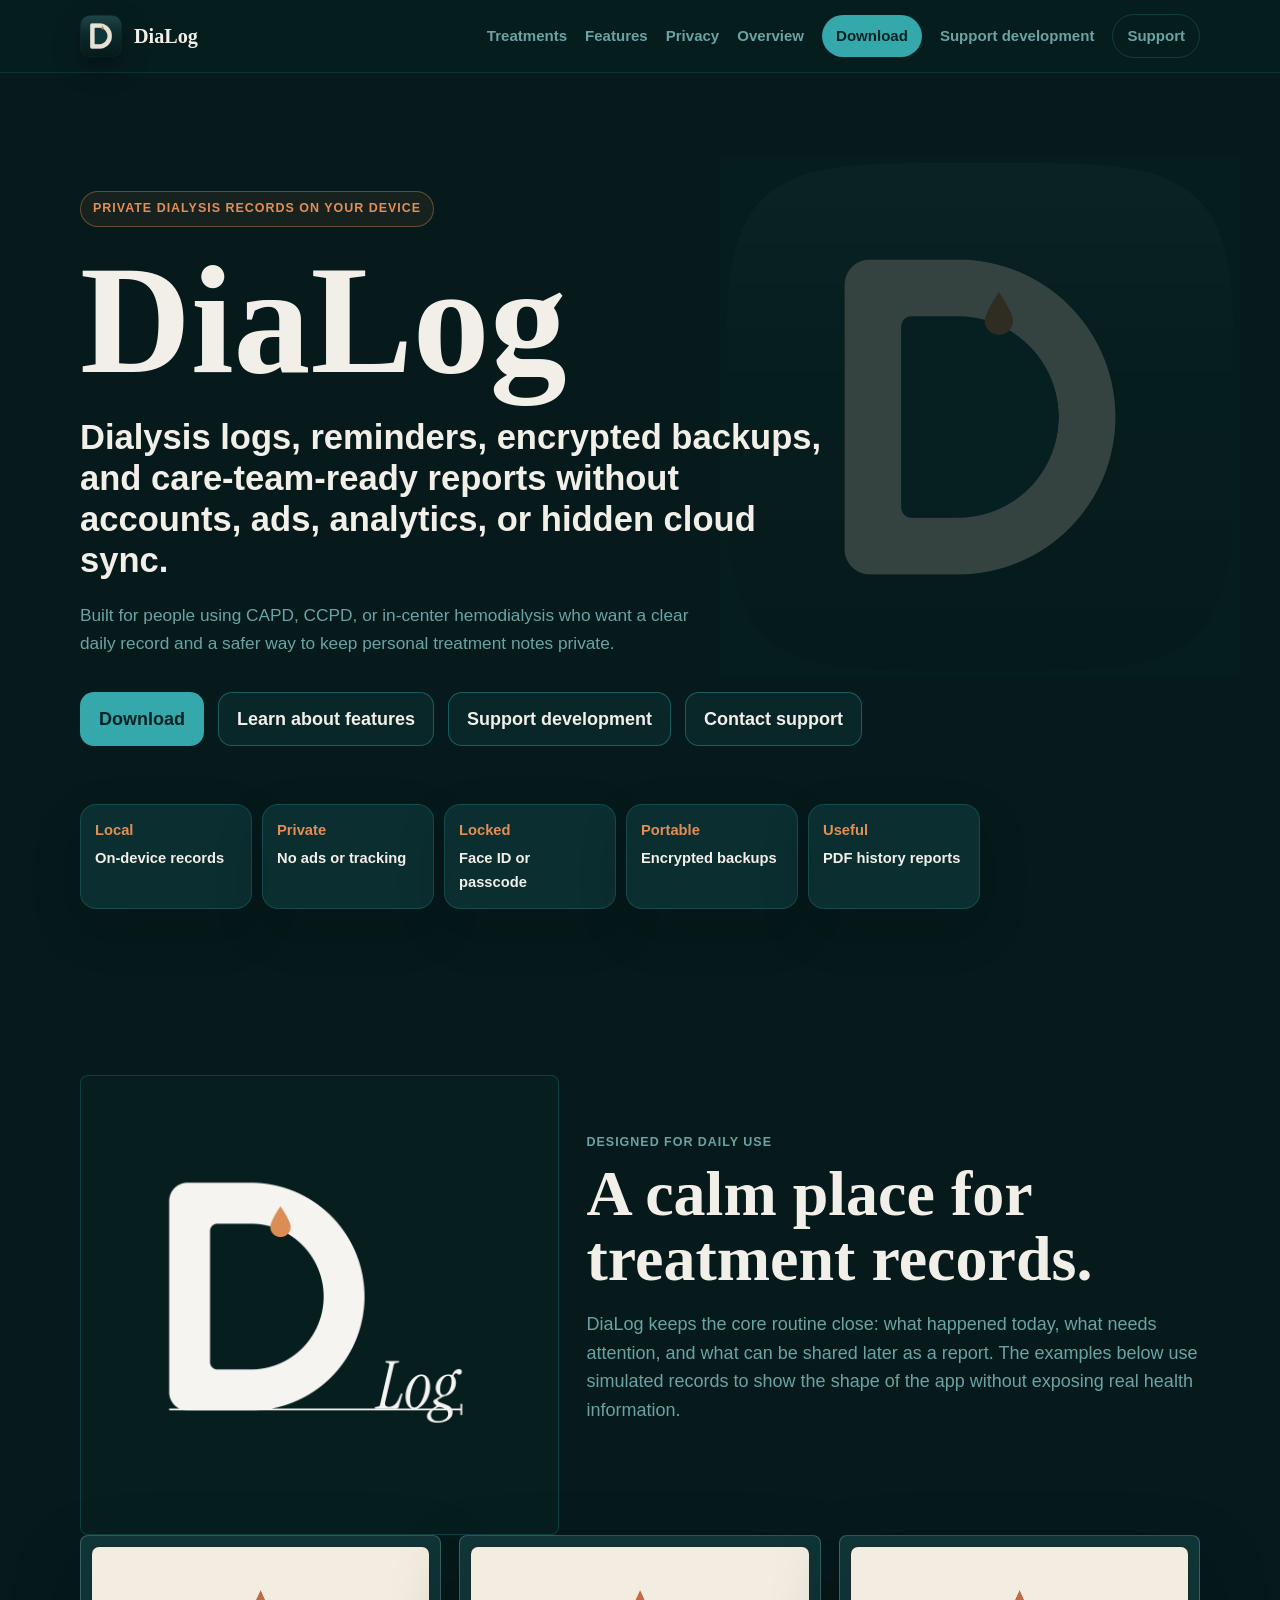
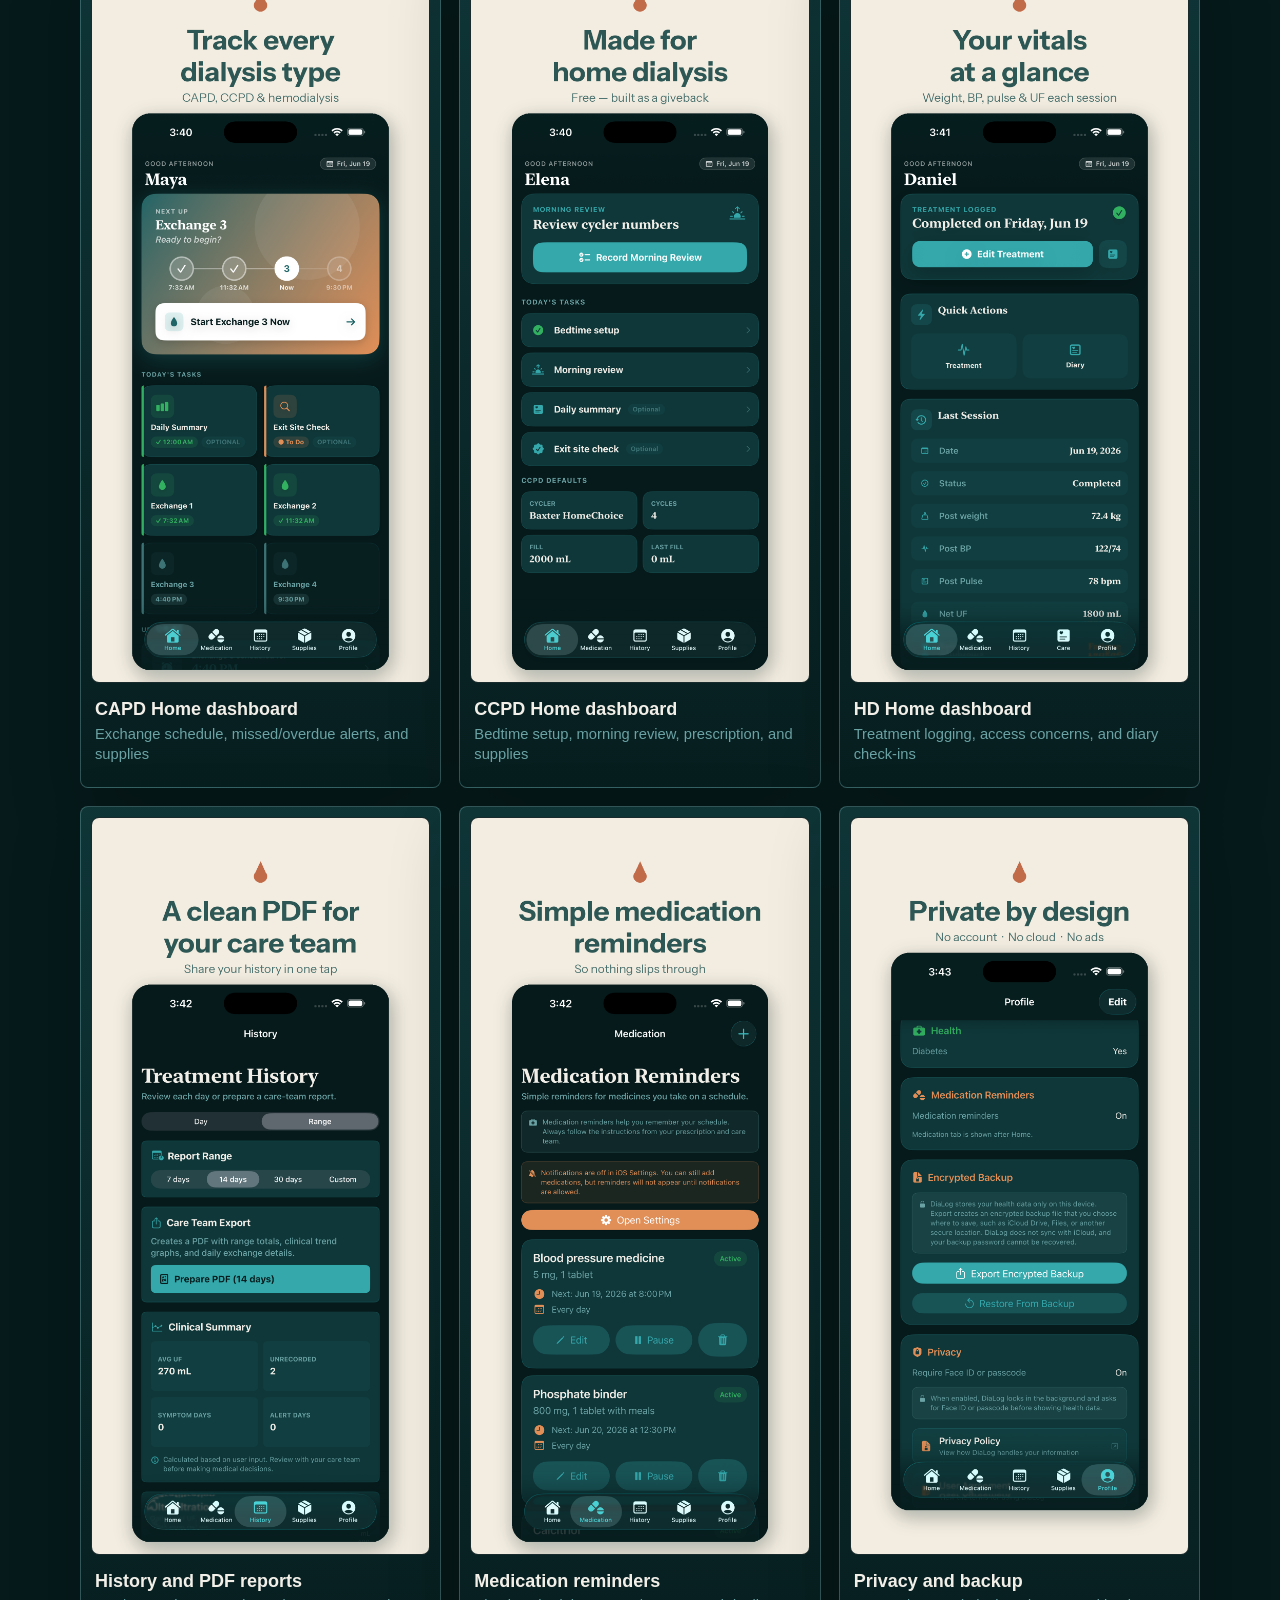
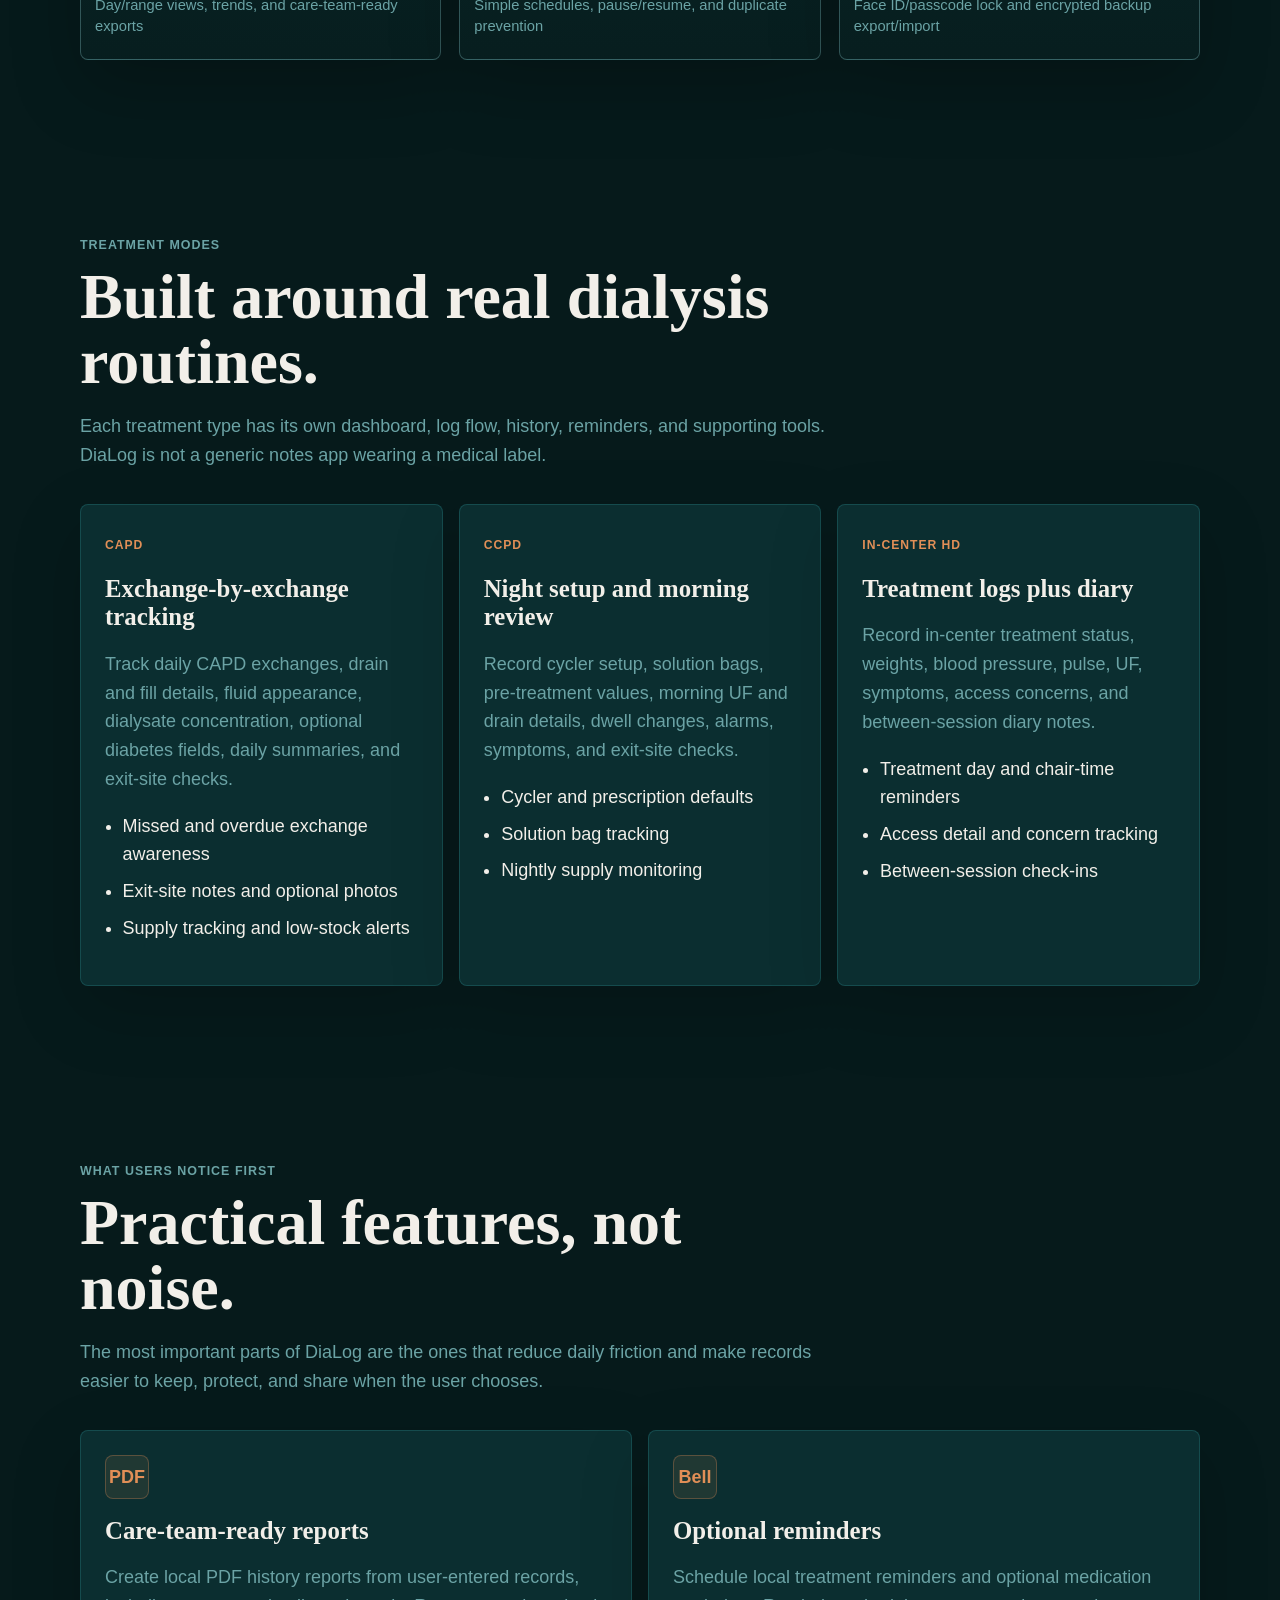
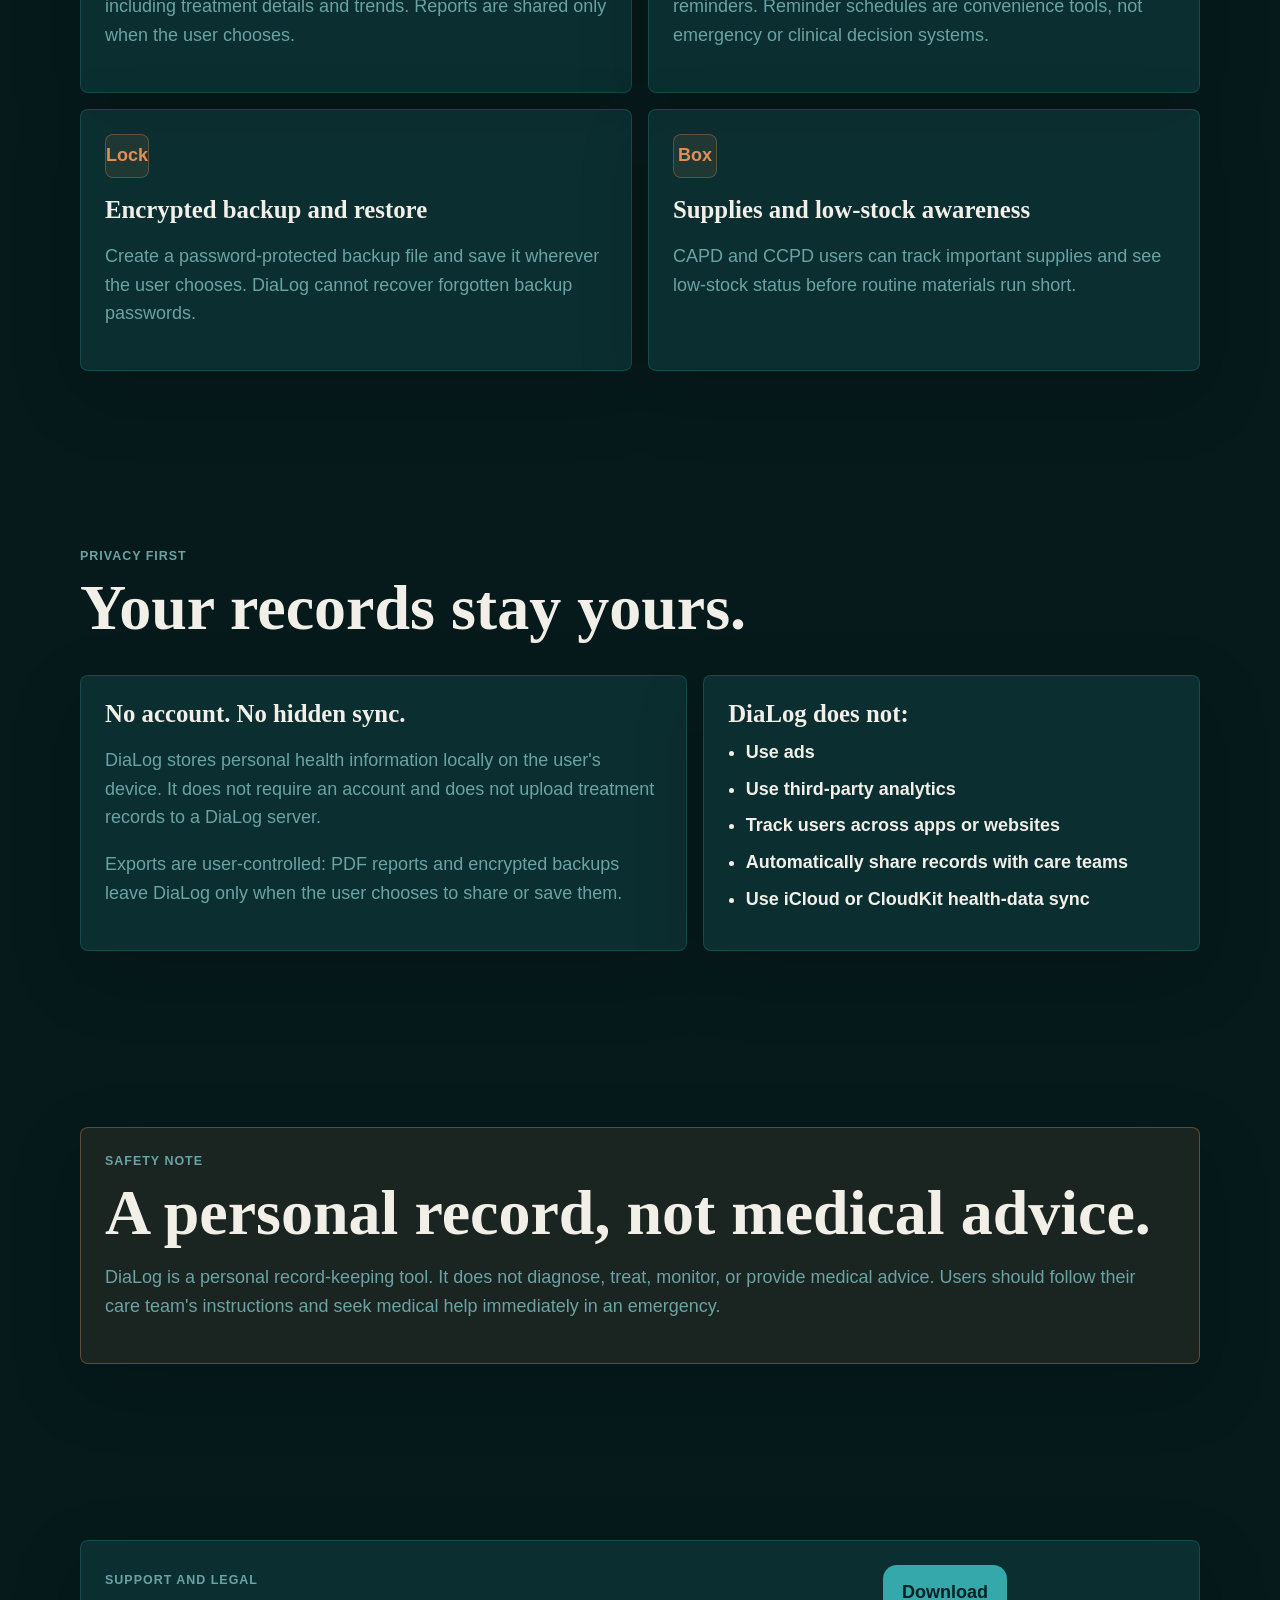
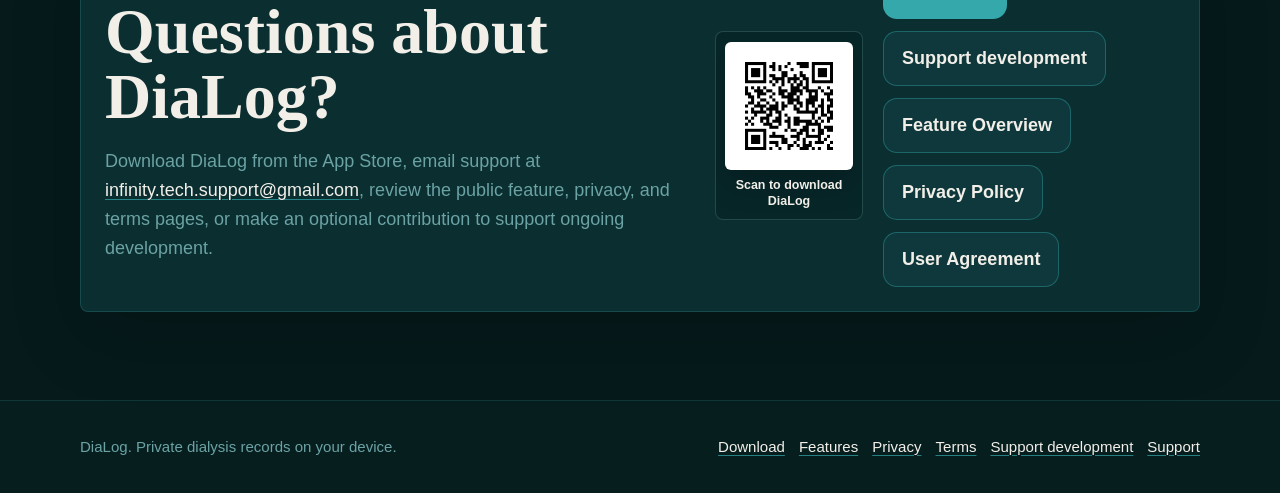
<file: index.html>
<!doctype html>
<html lang="en">
  <head>
    <meta charset="utf-8">
    <meta name="viewport" content="width=device-width, initial-scale=1">
    <title>DiaLog - Private Dialysis Logs and Reports</title>
    <meta name="description" content="DiaLog is a privacy-first dialysis record app for CAPD, CCPD, and in-center hemodialysis. Track treatments, reminders, supplies, backups, and PDF reports on your device.">
    <link rel="canonical" href="https://zhifeng-huang.github.io/dialog-website/">
    <meta name="robots" content="index,follow,max-image-preview:large">
    <meta property="og:type" content="website">
    <meta property="og:site_name" content="DiaLog">
    <meta property="og:title" content="DiaLog - Private Dialysis Logs and Reports">
    <meta property="og:description" content="Privacy-first dialysis logs, reminders, encrypted backups, and PDF reports for CAPD, CCPD, and in-center hemodialysis.">
    <meta property="og:url" content="https://zhifeng-huang.github.io/dialog-website/">
    <meta property="og:image" content="https://zhifeng-huang.github.io/dialog-website/assets/dialog-icon.png">
    <meta name="twitter:card" content="summary">
    <meta name="twitter:title" content="DiaLog - Private Dialysis Logs and Reports">
    <meta name="twitter:description" content="Privacy-first dialysis logs, reminders, encrypted backups, and PDF reports for CAPD, CCPD, and in-center hemodialysis.">
    <meta name="twitter:image" content="https://zhifeng-huang.github.io/dialog-website/assets/dialog-icon.png">
    <link rel="icon" href="assets/dialog-icon.png">
    <link rel="apple-touch-icon" href="assets/dialog-icon.png">
    <link rel="stylesheet" href="assets/dialog-site.css?v=20260701-safari-qr">
    <script type="application/ld+json">
      {
        "@context": "https://schema.org",
        "@graph": [
          {
            "@type": "WebSite",
            "@id": "https://zhifeng-huang.github.io/dialog-website/#website",
            "name": "DiaLog",
            "url": "https://zhifeng-huang.github.io/dialog-website/",
            "description": "DiaLog support site for a privacy-first dialysis record app.",
            "inLanguage": "en-US",
            "publisher": {
              "@id": "https://zhifeng-huang.github.io/dialog-website/#developer"
            }
          },
          {
            "@type": "Person",
            "@id": "https://zhifeng-huang.github.io/dialog-website/#developer",
            "name": "Zhi Feng Huang",
            "email": "infinity.tech.support@gmail.com"
          },
          {
            "@type": "SoftwareApplication",
            "@id": "https://zhifeng-huang.github.io/dialog-website/#app",
            "name": "DiaLog",
            "applicationCategory": "HealthApplication",
            "operatingSystem": "iOS",
            "url": "https://zhifeng-huang.github.io/dialog-website/",
            "downloadUrl": "https://apps.apple.com/us/app/dialog-dialysis-tracker/id6782161409",
            "sameAs": [
              "https://apps.apple.com/us/app/dialog-dialysis-tracker/id6782161409"
            ],
            "description": "DiaLog helps people using CAPD, CCPD, or in-center hemodialysis keep local records of treatments, reminders, supplies, backups, and PDF reports.",
            "offers": {
              "@type": "Offer",
              "price": "0",
              "priceCurrency": "USD"
            },
            "featureList": [
              "CAPD treatment logs",
              "CCPD treatment logs",
              "In-center hemodialysis records",
              "Local-only storage",
              "Face ID or passcode protection",
              "Encrypted backup export and import",
              "PDF history reports",
              "Optional local reminders"
            ],
            "author": {
              "@id": "https://zhifeng-huang.github.io/dialog-website/#developer"
            }
          }
        ]
      }
    </script>
  </head>
  <body>
    <a class="skip-link" href="#main">Skip to content</a>

    <header class="site-header">
      <nav class="nav" aria-label="Main navigation">
        <a class="brand" href="index.html" aria-label="DiaLog home">
          <img src="assets/dialog-icon.png" alt="">
          <span>DiaLog</span>
        </a>
        <div class="nav-links">
          <a href="#treatments">Treatments</a>
          <a href="#features">Features</a>
          <a href="#privacy">Privacy</a>
          <a href="features.html">Overview</a>
          <a class="nav-download" href="https://apps.apple.com/us/app/dialog-dialysis-tracker/id6782161409" target="_blank" rel="noopener">Download</a>
          <a href="https://donate.stripe.com/8x26oGfRO3ia3FlgDAcV200" target="_blank" rel="noopener">Support development</a>
          <a class="nav-contact" href="mailto:infinity.tech.support@gmail.com">Support</a>
        </div>
      </nav>
    </header>

    <main id="main">
      <section class="hero" aria-labelledby="hero-title">
        <div class="hero-inner">
          <p class="eyebrow">Private dialysis records on your device</p>
          <h1 id="hero-title">DiaLog</h1>
          <p class="hero-lede">Dialysis logs, reminders, encrypted backups, and care-team-ready reports without accounts, ads, analytics, or hidden cloud sync.</p>
          <p class="hero-subcopy">Built for people using CAPD, CCPD, or in-center hemodialysis who want a clear daily record and a safer way to keep personal treatment notes private.</p>
          <div class="hero-actions" aria-label="Primary actions">
            <a class="button primary" href="https://apps.apple.com/us/app/dialog-dialysis-tracker/id6782161409" target="_blank" rel="noopener" aria-label="Download DiaLog on the App Store">Download</a>
            <a class="button secondary" href="features.html">Learn about features</a>
            <a class="button secondary" href="https://donate.stripe.com/8x26oGfRO3ia3FlgDAcV200" target="_blank" rel="noopener">Support development</a>
            <a class="button secondary" href="mailto:infinity.tech.support@gmail.com">Contact support</a>
          </div>

          <div class="trust-badges" aria-label="DiaLog trust highlights">
            <div class="badge"><span>Local</span>On-device records</div>
            <div class="badge"><span>Private</span>No ads or tracking</div>
            <div class="badge"><span>Locked</span>Face ID or passcode</div>
            <div class="badge"><span>Portable</span>Encrypted backups</div>
            <div class="badge"><span>Useful</span>PDF history reports</div>
          </div>
        </div>
      </section>

      <section class="section compact" aria-labelledby="visual-title">
        <div class="phone-row">
          <div class="app-visual" aria-label="DiaLog app logo">
            <img src="assets/dialog-splash-logo.png" alt="DiaLog kidney-shaped app logo">
          </div>
          <div class="section-header">
            <p class="section-kicker">Designed for daily use</p>
            <h2 id="visual-title">A calm place for treatment records.</h2>
            <p>DiaLog keeps the core routine close: what happened today, what needs attention, and what can be shared later as a report. The examples below use simulated records to show the shape of the app without exposing real health information.</p>
          </div>
        </div>
        <div class="screenshot-slots" aria-label="App screenshots with simulated data">
          <figure class="screenshot-slot">
            <img src="assets/AppStore_1_capd-dashboard.png" alt="Simulated DiaLog CAPD dashboard showing exchange progress, due exchange, and daily tasks.">
            <figcaption>
              <strong>CAPD Home dashboard</strong>
              <span>Exchange schedule, missed/overdue alerts, and supplies</span>
            </figcaption>
          </figure>
          <figure class="screenshot-slot">
            <img src="assets/AppStore_6_ccpd-dashboard.png" alt="Simulated DiaLog CCPD dashboard showing morning review, daily tasks, and prescription defaults.">
            <figcaption>
              <strong>CCPD Home dashboard</strong>
              <span>Bedtime setup, morning review, prescription, and supplies</span>
            </figcaption>
          </figure>
          <figure class="screenshot-slot">
            <img src="assets/AppStore_3_hd-dashboard.png" alt="Simulated DiaLog hemodialysis dashboard showing next treatment, quick actions, and recent session metrics.">
            <figcaption>
              <strong>HD Home dashboard</strong>
              <span>Treatment logging, access concerns, and diary check-ins</span>
            </figcaption>
          </figure>
          <figure class="screenshot-slot">
            <img src="assets/AppStore_4_history-reports.png" alt="Simulated DiaLog history and PDF reports screen showing a report range, export action, and record summary.">
            <figcaption>
              <strong>History and PDF reports</strong>
              <span>Day/range views, trends, and care-team-ready exports</span>
            </figcaption>
          </figure>
          <figure class="screenshot-slot">
            <img src="assets/AppStore_5_medication-reminders.png" alt="Simulated DiaLog medication reminders screen showing active medication reminder rows.">
            <figcaption>
              <strong>Medication reminders</strong>
              <span>Simple schedules, pause/resume, and duplicate prevention</span>
            </figcaption>
          </figure>
          <figure class="screenshot-slot">
            <img src="assets/AppStore_2_privacy-backup.png" alt="Simulated DiaLog profile screen showing backup export, import backup, and privacy settings.">
            <figcaption>
              <strong>Privacy and backup</strong>
              <span>Face ID/passcode lock and encrypted backup export/import</span>
            </figcaption>
          </figure>
        </div>
      </section>

      <section class="section" id="treatments" aria-labelledby="treatments-title">
        <div class="section-header">
          <p class="section-kicker">Treatment modes</p>
          <h2 id="treatments-title">Built around real dialysis routines.</h2>
          <p>Each treatment type has its own dashboard, log flow, history, reminders, and supporting tools. DiaLog is not a generic notes app wearing a medical label.</p>
        </div>

        <div class="mode-grid">
          <article class="mode-card">
            <span class="label">CAPD</span>
            <h3>Exchange-by-exchange tracking</h3>
            <p>Track daily CAPD exchanges, drain and fill details, fluid appearance, dialysate concentration, optional diabetes fields, daily summaries, and exit-site checks.</p>
            <ul>
              <li>Missed and overdue exchange awareness</li>
              <li>Exit-site notes and optional photos</li>
              <li>Supply tracking and low-stock alerts</li>
            </ul>
          </article>

          <article class="mode-card">
            <span class="label">CCPD</span>
            <h3>Night setup and morning review</h3>
            <p>Record cycler setup, solution bags, pre-treatment values, morning UF and drain details, dwell changes, alarms, symptoms, and exit-site checks.</p>
            <ul>
              <li>Cycler and prescription defaults</li>
              <li>Solution bag tracking</li>
              <li>Nightly supply monitoring</li>
            </ul>
          </article>

          <article class="mode-card">
            <span class="label">In-center HD</span>
            <h3>Treatment logs plus diary</h3>
            <p>Record in-center treatment status, weights, blood pressure, pulse, UF, symptoms, access concerns, and between-session diary notes.</p>
            <ul>
              <li>Treatment day and chair-time reminders</li>
              <li>Access detail and concern tracking</li>
              <li>Between-session check-ins</li>
            </ul>
          </article>
        </div>
      </section>

      <section class="section" id="features" aria-labelledby="features-title">
        <div class="section-header">
          <p class="section-kicker">What users notice first</p>
          <h2 id="features-title">Practical features, not noise.</h2>
          <p>The most important parts of DiaLog are the ones that reduce daily friction and make records easier to keep, protect, and share when the user chooses.</p>
        </div>

        <div class="feature-grid">
          <article class="feature-card">
            <span class="feature-icon">PDF</span>
            <h3>Care-team-ready reports</h3>
            <p>Create local PDF history reports from user-entered records, including treatment details and trends. Reports are shared only when the user chooses.</p>
          </article>

          <article class="feature-card">
            <span class="feature-icon">Bell</span>
            <h3>Optional reminders</h3>
            <p>Schedule local treatment reminders and optional medication reminders. Reminder schedules are convenience tools, not emergency or clinical decision systems.</p>
          </article>

          <article class="feature-card">
            <span class="feature-icon">Lock</span>
            <h3>Encrypted backup and restore</h3>
            <p>Create a password-protected backup file and save it wherever the user chooses. DiaLog cannot recover forgotten backup passwords.</p>
          </article>

          <article class="feature-card">
            <span class="feature-icon">Box</span>
            <h3>Supplies and low-stock awareness</h3>
            <p>CAPD and CCPD users can track important supplies and see low-stock status before routine materials run short.</p>
          </article>
        </div>
      </section>

      <section class="section" id="privacy" aria-labelledby="privacy-title">
        <div class="section-header">
          <p class="section-kicker">Privacy first</p>
          <h2 id="privacy-title">Your records stay yours.</h2>
        </div>

        <div class="privacy-grid">
          <div class="privacy-panel">
            <h3>No account. No hidden sync.</h3>
            <p>DiaLog stores personal health information locally on the user's device. It does not require an account and does not upload treatment records to a DiaLog server.</p>
            <p>Exports are user-controlled: PDF reports and encrypted backups leave DiaLog only when the user chooses to share or save them.</p>
          </div>
          <div class="privacy-panel">
            <h3>DiaLog does not:</h3>
            <ul class="privacy-list">
              <li>Use ads</li>
              <li>Use third-party analytics</li>
              <li>Track users across apps or websites</li>
              <li>Automatically share records with care teams</li>
              <li>Use iCloud or CloudKit health-data sync</li>
            </ul>
          </div>
        </div>
      </section>

      <section class="section" aria-labelledby="safety-title">
        <div class="safety-note">
          <p class="section-kicker">Safety note</p>
          <h2 id="safety-title">A personal record, not medical advice.</h2>
          <p>DiaLog is a personal record-keeping tool. It does not diagnose, treat, monitor, or provide medical advice. Users should follow their care team's instructions and seek medical help immediately in an emergency.</p>
        </div>
      </section>

      <section class="section" aria-labelledby="support-title">
        <div class="support-panel">
          <div>
            <p class="section-kicker">Support and legal</p>
            <h2 id="support-title">Questions about DiaLog?</h2>
            <p>Download DiaLog from the App Store, email support at <a href="mailto:infinity.tech.support@gmail.com">infinity.tech.support@gmail.com</a>, review the public feature, privacy, and terms pages, or make an optional contribution to support ongoing development.</p>
          </div>
          <div class="support-actions">
            <a class="qr-download" href="https://apps.apple.com/us/app/dialog-dialysis-tracker/id6782161409" target="_blank" rel="noopener" aria-label="Scan or open DiaLog on the App Store">
              <img src="assets/dialog-app-store-qr.png" width="128" height="128" loading="lazy" decoding="async" alt="QR code for DiaLog on the App Store">
              <span>Scan to download DiaLog</span>
            </a>
            <div class="doc-links" aria-label="Document links">
              <a class="button primary" href="https://apps.apple.com/us/app/dialog-dialysis-tracker/id6782161409" target="_blank" rel="noopener" aria-label="Download DiaLog on the App Store">Download</a>
              <a class="button secondary" href="https://donate.stripe.com/8x26oGfRO3ia3FlgDAcV200" target="_blank" rel="noopener">Support development</a>
              <a class="button secondary" href="features.html">Feature Overview</a>
              <a class="button secondary" href="privacy.html">Privacy Policy</a>
              <a class="button secondary" href="terms.html">User Agreement</a>
            </div>
          </div>
        </div>
      </section>
    </main>

    <footer class="site-footer">
      <div class="footer-inner">
        <div>DiaLog. Private dialysis records on your device.</div>
        <div class="footer-links">
          <a href="https://apps.apple.com/us/app/dialog-dialysis-tracker/id6782161409" target="_blank" rel="noopener">Download</a>
          <a href="features.html">Features</a>
          <a href="privacy.html">Privacy</a>
          <a href="terms.html">Terms</a>
          <a href="https://donate.stripe.com/8x26oGfRO3ia3FlgDAcV200" target="_blank" rel="noopener">Support development</a>
          <a href="mailto:infinity.tech.support@gmail.com">Support</a>
        </div>
      </div>
    </footer>
  </body>
</html>
</file>
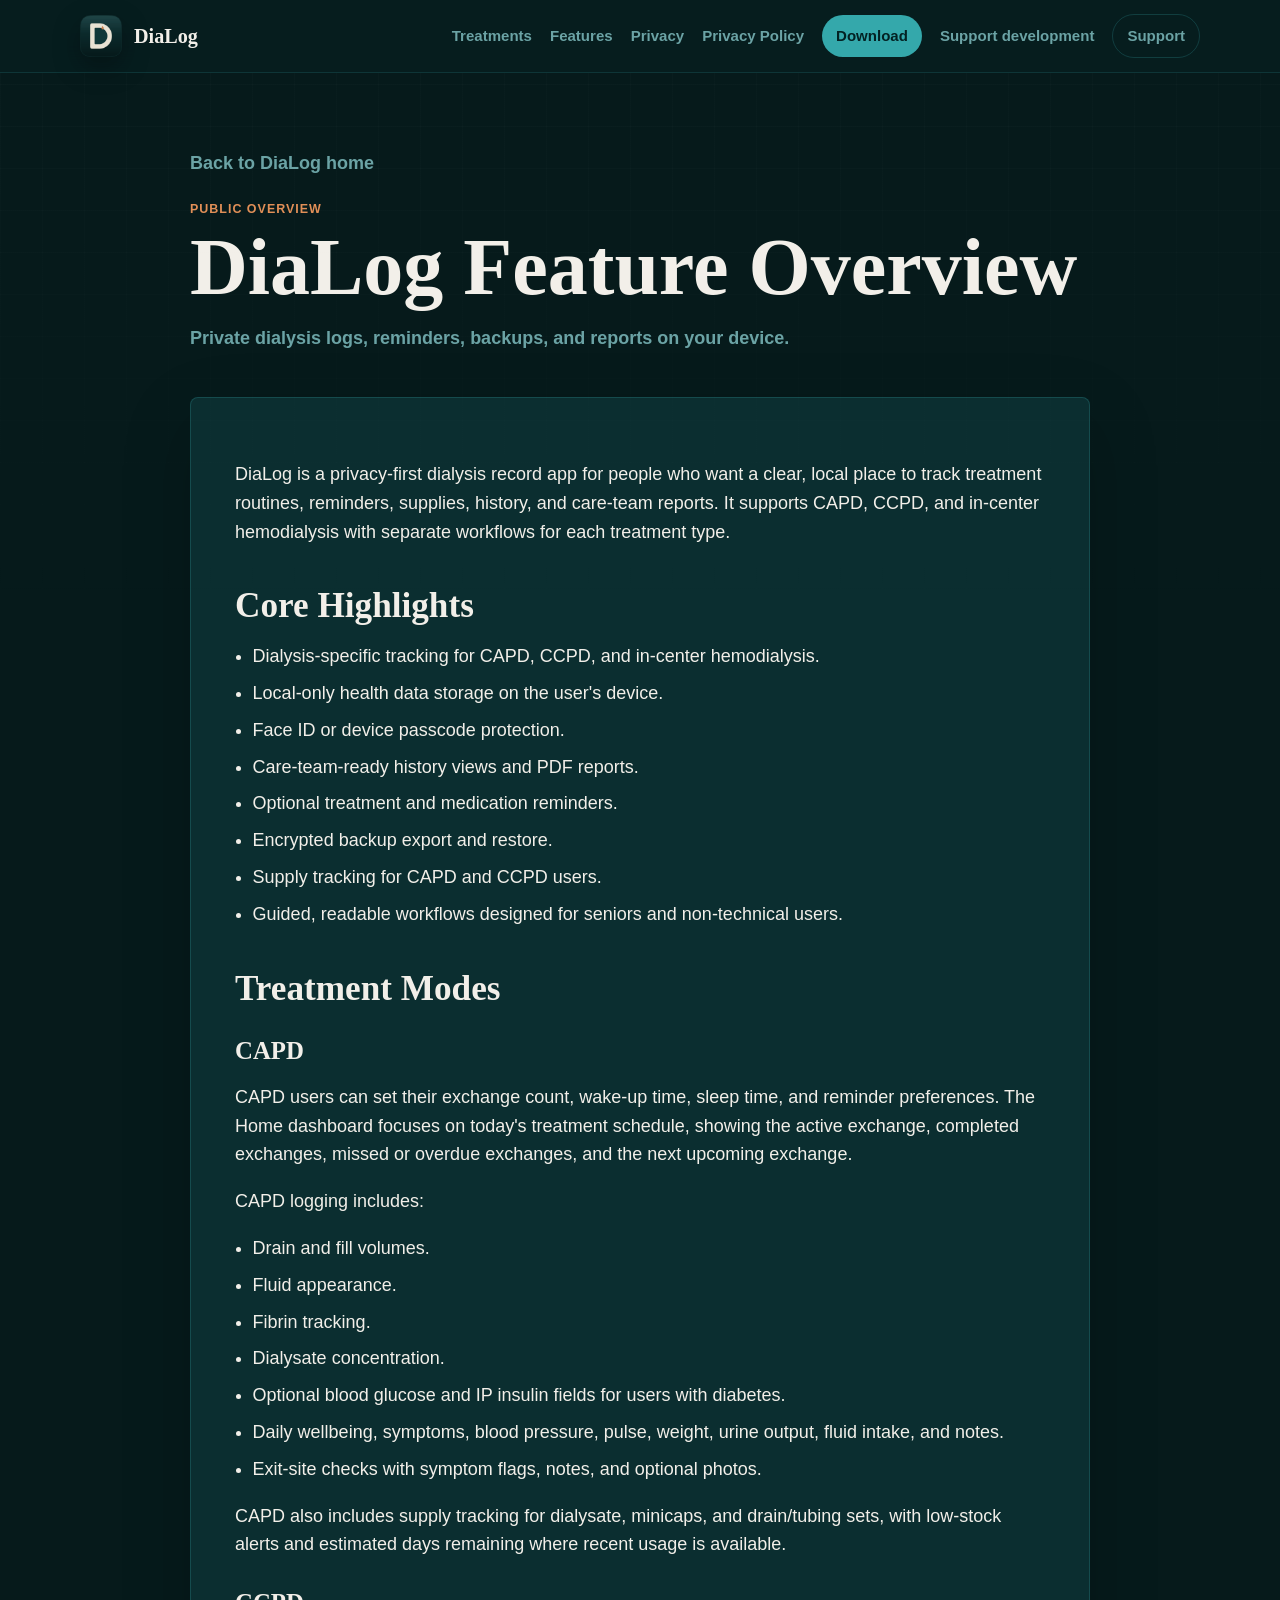
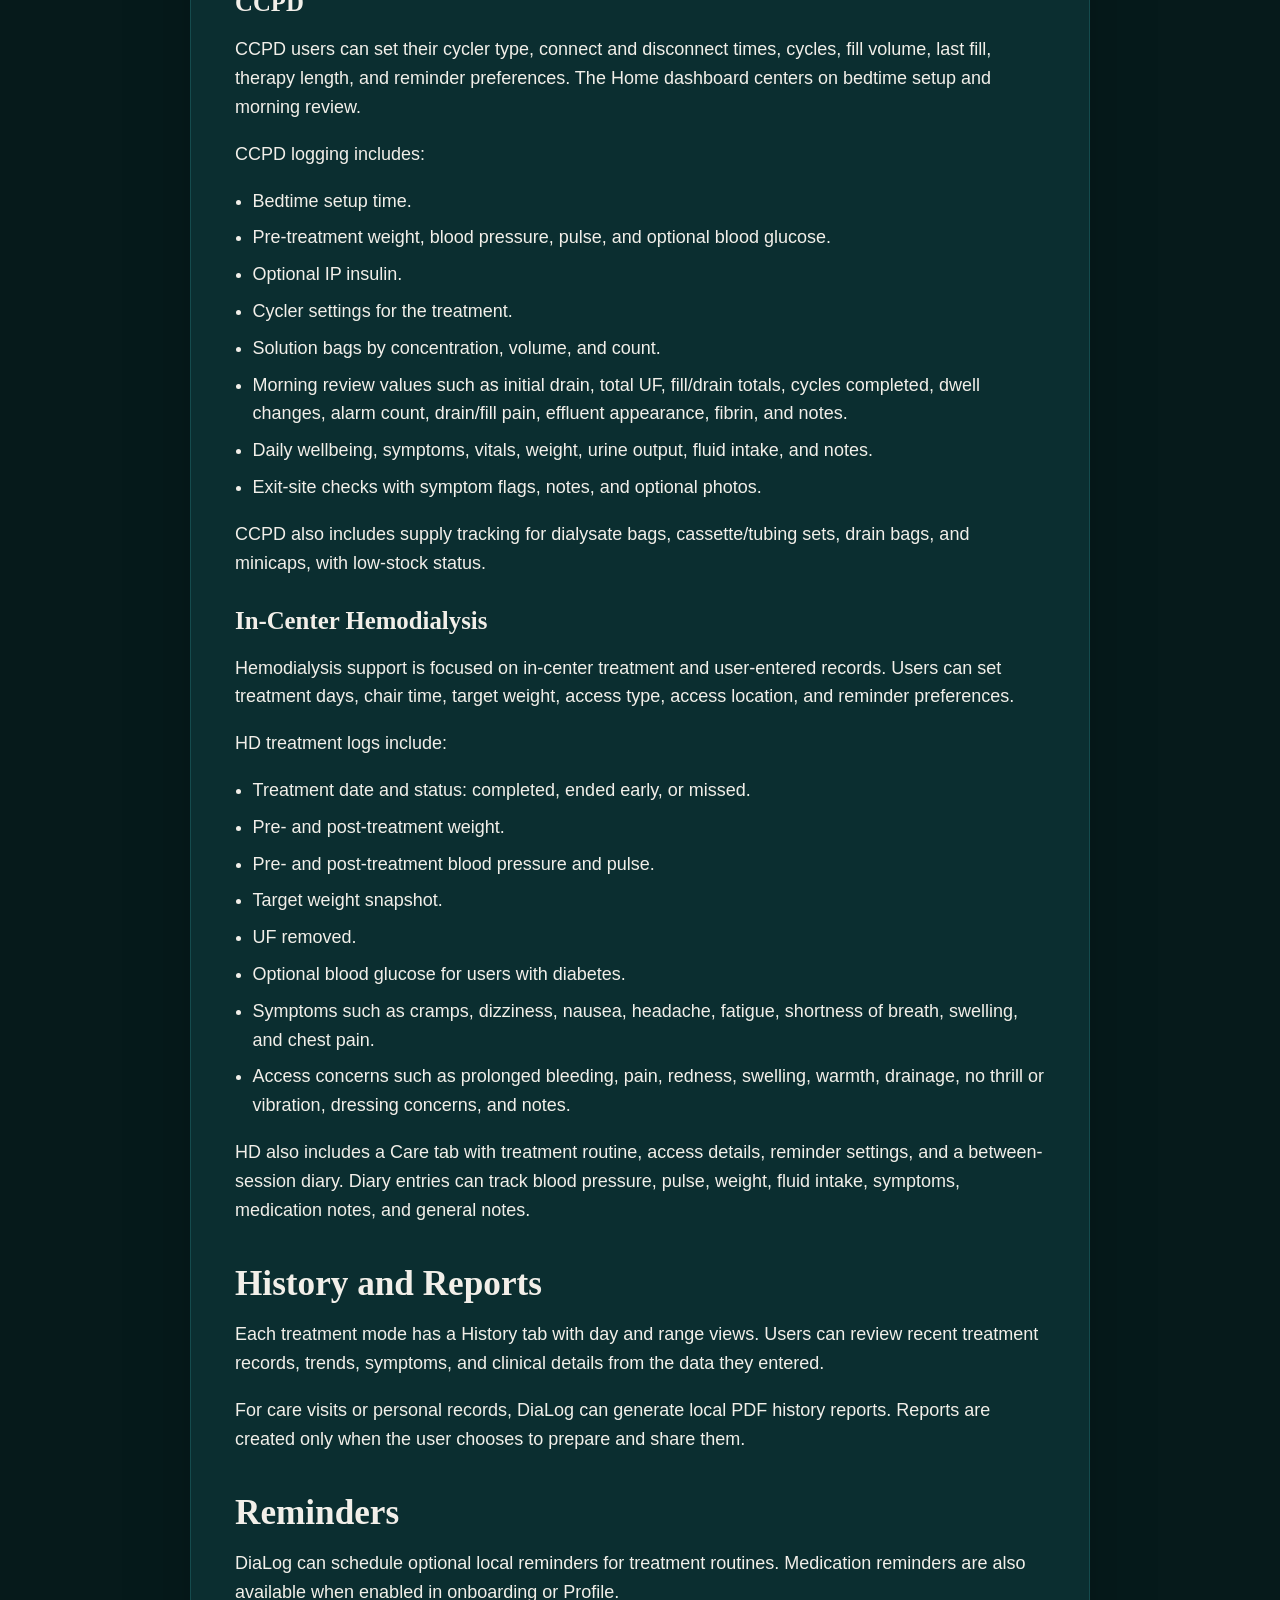
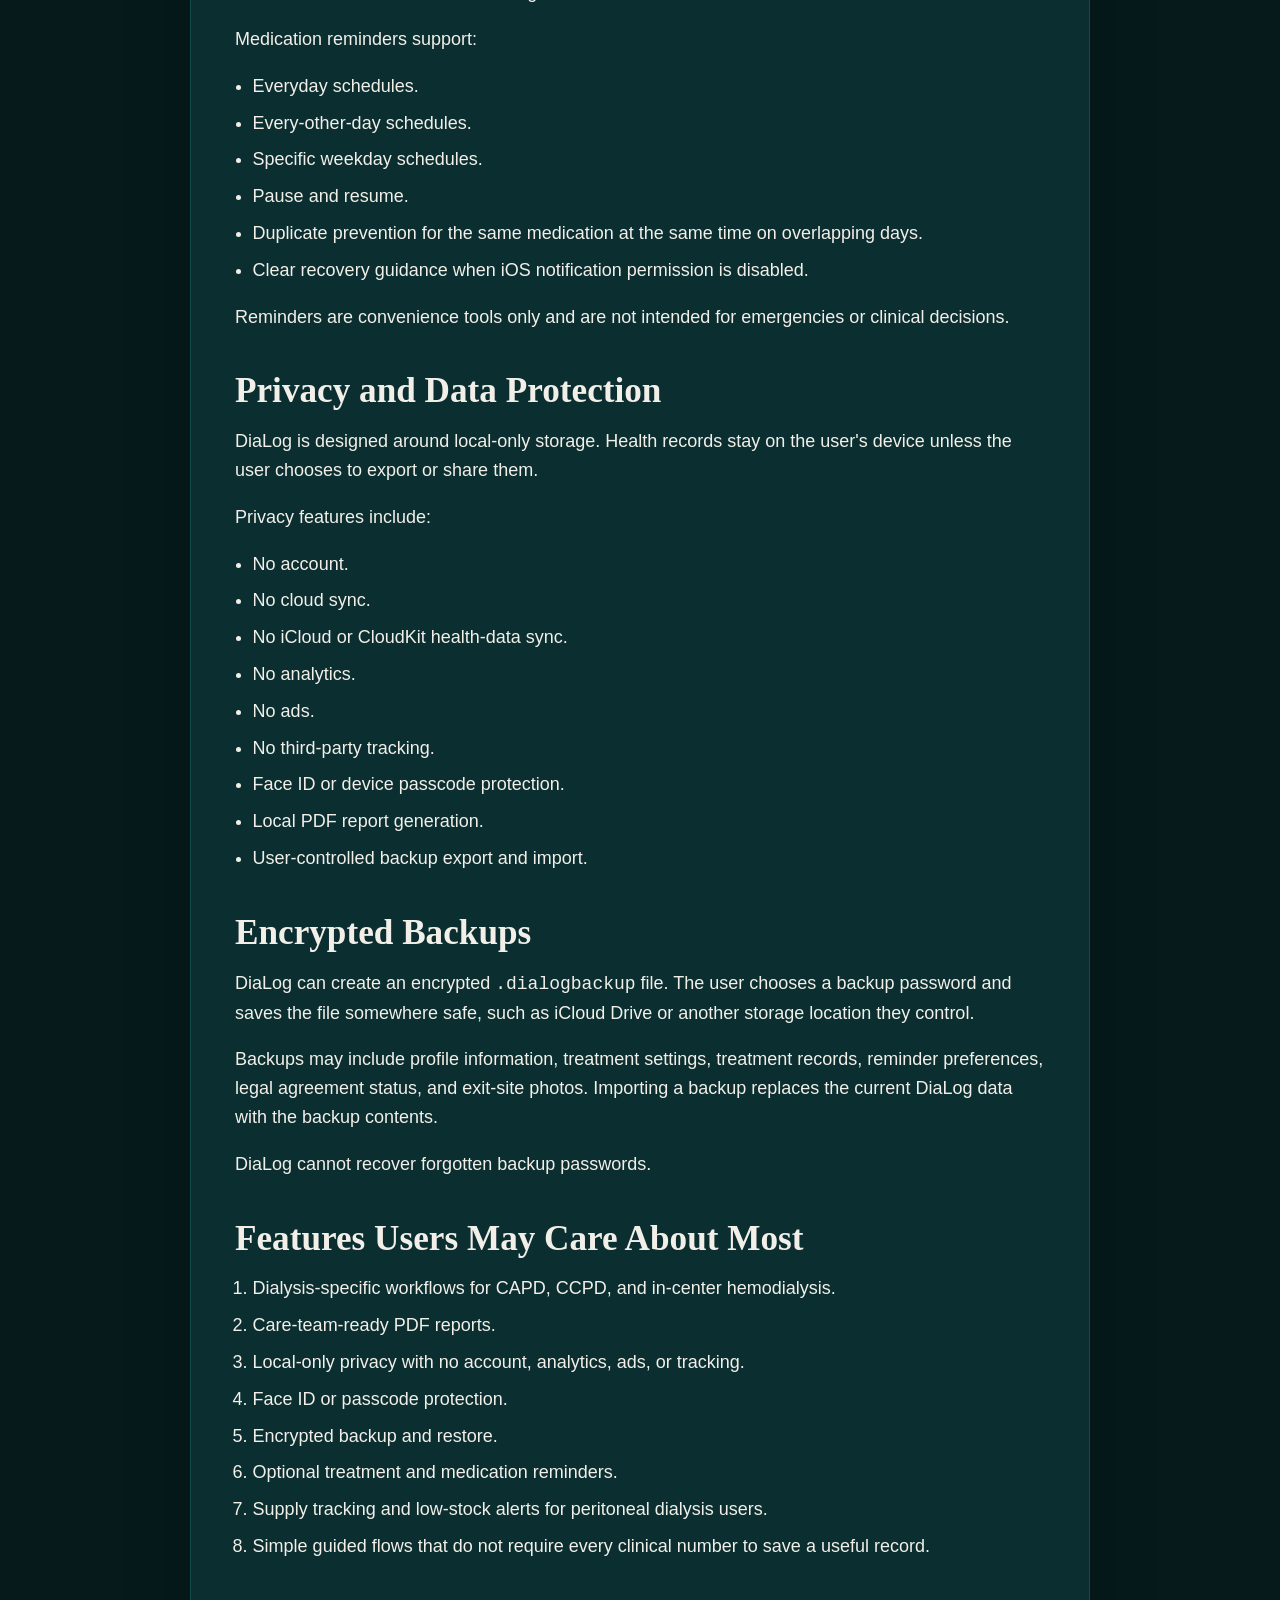
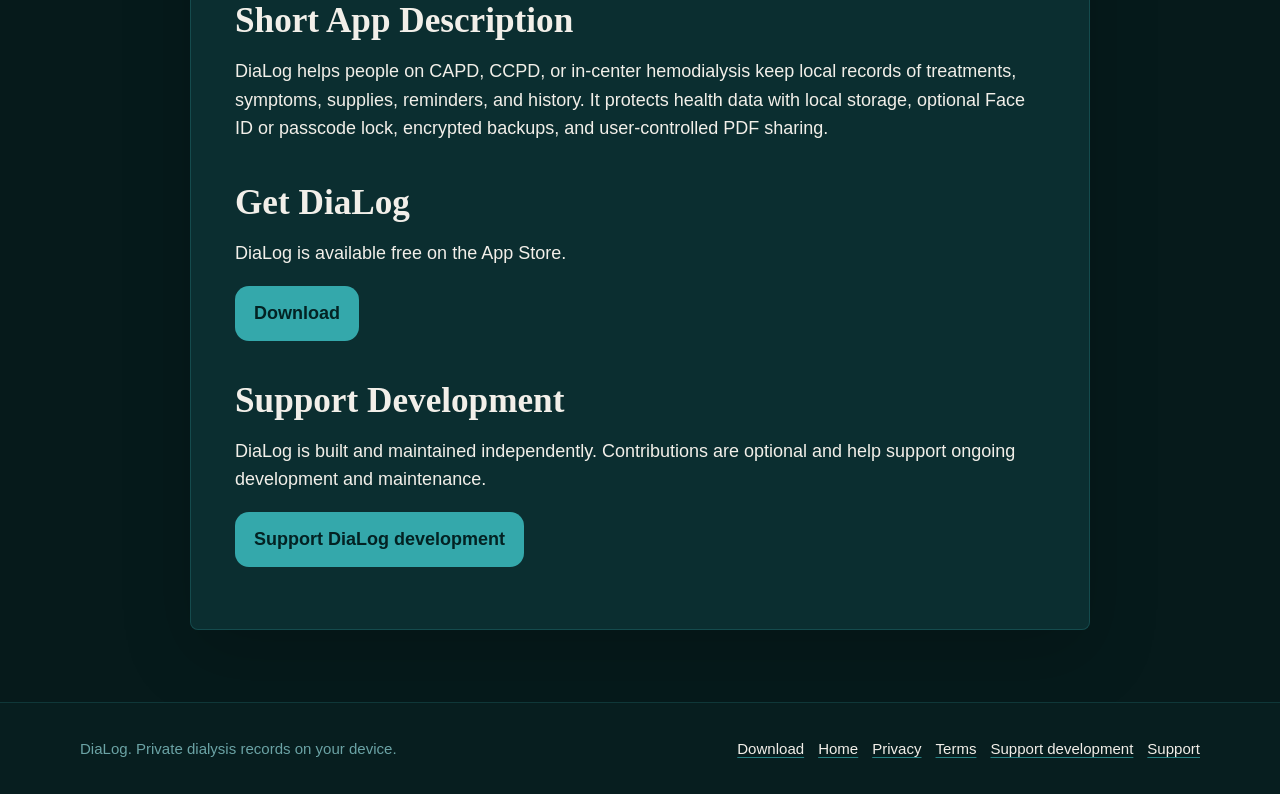
<file: features.html>
<!doctype html>
<html lang="en">
  <head>
    <meta charset="utf-8">
    <meta name="viewport" content="width=device-width, initial-scale=1">
    <title>DiaLog Feature Overview</title>
    <meta name="description" content="A public feature overview for DiaLog, a privacy-first dialysis record app for CAPD, CCPD, and in-center hemodialysis.">
    <link rel="canonical" href="https://zhifeng-huang.github.io/dialog-website/features.html">
    <meta name="robots" content="index,follow,max-image-preview:large">
    <meta property="og:type" content="article">
    <meta property="og:site_name" content="DiaLog">
    <meta property="og:title" content="DiaLog Feature Overview">
    <meta property="og:description" content="A public feature overview for DiaLog, a privacy-first dialysis record app for CAPD, CCPD, and in-center hemodialysis.">
    <meta property="og:url" content="https://zhifeng-huang.github.io/dialog-website/features.html">
    <meta property="og:image" content="https://zhifeng-huang.github.io/dialog-website/assets/dialog-icon.png">
    <meta name="twitter:card" content="summary">
    <meta name="twitter:title" content="DiaLog Feature Overview">
    <meta name="twitter:description" content="A public feature overview for DiaLog, a privacy-first dialysis record app for CAPD, CCPD, and in-center hemodialysis.">
    <meta name="twitter:image" content="https://zhifeng-huang.github.io/dialog-website/assets/dialog-icon.png">
    <link rel="icon" href="assets/dialog-icon.png">
    <link rel="apple-touch-icon" href="assets/dialog-icon.png">
    <link rel="stylesheet" href="assets/dialog-site.css?v=20260701-safari-qr">
    <script type="application/ld+json">
      {
        "@context": "https://schema.org",
        "@type": "WebPage",
        "@id": "https://zhifeng-huang.github.io/dialog-website/features.html#webpage",
        "url": "https://zhifeng-huang.github.io/dialog-website/features.html",
        "name": "DiaLog Feature Overview",
        "description": "A public feature overview for DiaLog, a privacy-first dialysis record app for CAPD, CCPD, and in-center hemodialysis.",
        "inLanguage": "en-US",
        "isPartOf": {
          "@type": "WebSite",
          "name": "DiaLog",
          "url": "https://zhifeng-huang.github.io/dialog-website/"
        },
        "about": {
          "@type": "SoftwareApplication",
          "name": "DiaLog",
          "applicationCategory": "HealthApplication",
          "operatingSystem": "iOS",
          "url": "https://zhifeng-huang.github.io/dialog-website/",
          "downloadUrl": "https://apps.apple.com/us/app/dialog-dialysis-tracker/id6782161409"
        },
        "breadcrumb": {
          "@type": "BreadcrumbList",
          "itemListElement": [
            {
              "@type": "ListItem",
              "position": 1,
              "name": "DiaLog",
              "item": "https://zhifeng-huang.github.io/dialog-website/"
            },
            {
              "@type": "ListItem",
              "position": 2,
              "name": "Feature Overview",
              "item": "https://zhifeng-huang.github.io/dialog-website/features.html"
            }
          ]
        }
      }
    </script>
  </head>
  <body>
    <a class="skip-link" href="#main">Skip to content</a>

    <header class="site-header">
      <nav class="nav" aria-label="Main navigation">
        <a class="brand" href="index.html" aria-label="DiaLog home">
          <img src="assets/dialog-icon.png" alt="">
          <span>DiaLog</span>
        </a>
        <div class="nav-links">
          <a href="index.html#treatments">Treatments</a>
          <a href="index.html#features">Features</a>
          <a href="index.html#privacy">Privacy</a>
          <a href="privacy.html">Privacy Policy</a>
          <a class="nav-download" href="https://apps.apple.com/us/app/dialog-dialysis-tracker/id6782161409" target="_blank" rel="noopener">Download</a>
          <a href="https://donate.stripe.com/8x26oGfRO3ia3FlgDAcV200" target="_blank" rel="noopener">Support development</a>
          <a class="nav-contact" href="mailto:infinity.tech.support@gmail.com">Support</a>
        </div>
      </nav>
    </header>

    <main id="main">
      <section class="doc-hero">
        <a class="doc-back" href="index.html">Back to DiaLog home</a>
        <p class="section-kicker">Public overview</p>
        <h1 class="doc-title">DiaLog Feature Overview</h1>
        <p class="doc-meta">Private dialysis logs, reminders, backups, and reports on your device.</p>
      </section>

      <section class="doc-shell">
        <article class="doc-card doc-content">
          <p>DiaLog is a privacy-first dialysis record app for people who want a clear, local place to track treatment routines, reminders, supplies, history, and care-team reports. It supports CAPD, CCPD, and in-center hemodialysis with separate workflows for each treatment type.</p>

          <h2>Core Highlights</h2>
          <ul>
            <li>Dialysis-specific tracking for CAPD, CCPD, and in-center hemodialysis.</li>
            <li>Local-only health data storage on the user's device.</li>
            <li>Face ID or device passcode protection.</li>
            <li>Care-team-ready history views and PDF reports.</li>
            <li>Optional treatment and medication reminders.</li>
            <li>Encrypted backup export and restore.</li>
            <li>Supply tracking for CAPD and CCPD users.</li>
            <li>Guided, readable workflows designed for seniors and non-technical users.</li>
          </ul>

          <h2>Treatment Modes</h2>

          <h3>CAPD</h3>
          <p>CAPD users can set their exchange count, wake-up time, sleep time, and reminder preferences. The Home dashboard focuses on today's treatment schedule, showing the active exchange, completed exchanges, missed or overdue exchanges, and the next upcoming exchange.</p>
          <p>CAPD logging includes:</p>
          <ul>
            <li>Drain and fill volumes.</li>
            <li>Fluid appearance.</li>
            <li>Fibrin tracking.</li>
            <li>Dialysate concentration.</li>
            <li>Optional blood glucose and IP insulin fields for users with diabetes.</li>
            <li>Daily wellbeing, symptoms, blood pressure, pulse, weight, urine output, fluid intake, and notes.</li>
            <li>Exit-site checks with symptom flags, notes, and optional photos.</li>
          </ul>
          <p>CAPD also includes supply tracking for dialysate, minicaps, and drain/tubing sets, with low-stock alerts and estimated days remaining where recent usage is available.</p>

          <h3>CCPD</h3>
          <p>CCPD users can set their cycler type, connect and disconnect times, cycles, fill volume, last fill, therapy length, and reminder preferences. The Home dashboard centers on bedtime setup and morning review.</p>
          <p>CCPD logging includes:</p>
          <ul>
            <li>Bedtime setup time.</li>
            <li>Pre-treatment weight, blood pressure, pulse, and optional blood glucose.</li>
            <li>Optional IP insulin.</li>
            <li>Cycler settings for the treatment.</li>
            <li>Solution bags by concentration, volume, and count.</li>
            <li>Morning review values such as initial drain, total UF, fill/drain totals, cycles completed, dwell changes, alarm count, drain/fill pain, effluent appearance, fibrin, and notes.</li>
            <li>Daily wellbeing, symptoms, vitals, weight, urine output, fluid intake, and notes.</li>
            <li>Exit-site checks with symptom flags, notes, and optional photos.</li>
          </ul>
          <p>CCPD also includes supply tracking for dialysate bags, cassette/tubing sets, drain bags, and minicaps, with low-stock status.</p>

          <h3>In-Center Hemodialysis</h3>
          <p>Hemodialysis support is focused on in-center treatment and user-entered records. Users can set treatment days, chair time, target weight, access type, access location, and reminder preferences.</p>
          <p>HD treatment logs include:</p>
          <ul>
            <li>Treatment date and status: completed, ended early, or missed.</li>
            <li>Pre- and post-treatment weight.</li>
            <li>Pre- and post-treatment blood pressure and pulse.</li>
            <li>Target weight snapshot.</li>
            <li>UF removed.</li>
            <li>Optional blood glucose for users with diabetes.</li>
            <li>Symptoms such as cramps, dizziness, nausea, headache, fatigue, shortness of breath, swelling, and chest pain.</li>
            <li>Access concerns such as prolonged bleeding, pain, redness, swelling, warmth, drainage, no thrill or vibration, dressing concerns, and notes.</li>
          </ul>
          <p>HD also includes a Care tab with treatment routine, access details, reminder settings, and a between-session diary. Diary entries can track blood pressure, pulse, weight, fluid intake, symptoms, medication notes, and general notes.</p>

          <h2>History and Reports</h2>
          <p>Each treatment mode has a History tab with day and range views. Users can review recent treatment records, trends, symptoms, and clinical details from the data they entered.</p>
          <p>For care visits or personal records, DiaLog can generate local PDF history reports. Reports are created only when the user chooses to prepare and share them.</p>

          <h2>Reminders</h2>
          <p>DiaLog can schedule optional local reminders for treatment routines. Medication reminders are also available when enabled in onboarding or Profile.</p>
          <p>Medication reminders support:</p>
          <ul>
            <li>Everyday schedules.</li>
            <li>Every-other-day schedules.</li>
            <li>Specific weekday schedules.</li>
            <li>Pause and resume.</li>
            <li>Duplicate prevention for the same medication at the same time on overlapping days.</li>
            <li>Clear recovery guidance when iOS notification permission is disabled.</li>
          </ul>
          <p>Reminders are convenience tools only and are not intended for emergencies or clinical decisions.</p>

          <h2>Privacy and Data Protection</h2>
          <p>DiaLog is designed around local-only storage. Health records stay on the user's device unless the user chooses to export or share them.</p>
          <p>Privacy features include:</p>
          <ul>
            <li>No account.</li>
            <li>No cloud sync.</li>
            <li>No iCloud or CloudKit health-data sync.</li>
            <li>No analytics.</li>
            <li>No ads.</li>
            <li>No third-party tracking.</li>
            <li>Face ID or device passcode protection.</li>
            <li>Local PDF report generation.</li>
            <li>User-controlled backup export and import.</li>
          </ul>

          <h2>Encrypted Backups</h2>
          <p>DiaLog can create an encrypted <code>.dialogbackup</code> file. The user chooses a backup password and saves the file somewhere safe, such as iCloud Drive or another storage location they control.</p>
          <p>Backups may include profile information, treatment settings, treatment records, reminder preferences, legal agreement status, and exit-site photos. Importing a backup replaces the current DiaLog data with the backup contents.</p>
          <p>DiaLog cannot recover forgotten backup passwords.</p>

          <h2>Features Users May Care About Most</h2>
          <ol>
            <li>Dialysis-specific workflows for CAPD, CCPD, and in-center hemodialysis.</li>
            <li>Care-team-ready PDF reports.</li>
            <li>Local-only privacy with no account, analytics, ads, or tracking.</li>
            <li>Face ID or passcode protection.</li>
            <li>Encrypted backup and restore.</li>
            <li>Optional treatment and medication reminders.</li>
            <li>Supply tracking and low-stock alerts for peritoneal dialysis users.</li>
            <li>Simple guided flows that do not require every clinical number to save a useful record.</li>
          </ol>

          <h2>Short App Description</h2>
          <p>DiaLog helps people on CAPD, CCPD, or in-center hemodialysis keep local records of treatments, symptoms, supplies, reminders, and history. It protects health data with local storage, optional Face ID or passcode lock, encrypted backups, and user-controlled PDF sharing.</p>

          <h2>Get DiaLog</h2>
          <p>DiaLog is available free on the App Store.</p>
          <p><a class="button primary" href="https://apps.apple.com/us/app/dialog-dialysis-tracker/id6782161409" target="_blank" rel="noopener" aria-label="Download DiaLog on the App Store">Download</a></p>

          <h2>Support Development</h2>
          <p>DiaLog is built and maintained independently. Contributions are optional and help support ongoing development and maintenance.</p>
          <p><a class="button primary" href="https://donate.stripe.com/8x26oGfRO3ia3FlgDAcV200" target="_blank" rel="noopener">Support DiaLog development</a></p>
        </article>
      </section>
    </main>

    <footer class="site-footer">
      <div class="footer-inner">
        <div>DiaLog. Private dialysis records on your device.</div>
        <div class="footer-links">
          <a href="https://apps.apple.com/us/app/dialog-dialysis-tracker/id6782161409" target="_blank" rel="noopener">Download</a>
          <a href="index.html">Home</a>
          <a href="privacy.html">Privacy</a>
          <a href="terms.html">Terms</a>
          <a href="https://donate.stripe.com/8x26oGfRO3ia3FlgDAcV200" target="_blank" rel="noopener">Support development</a>
          <a href="mailto:infinity.tech.support@gmail.com">Support</a>
        </div>
      </div>
    </footer>
  </body>
</html>
</file>
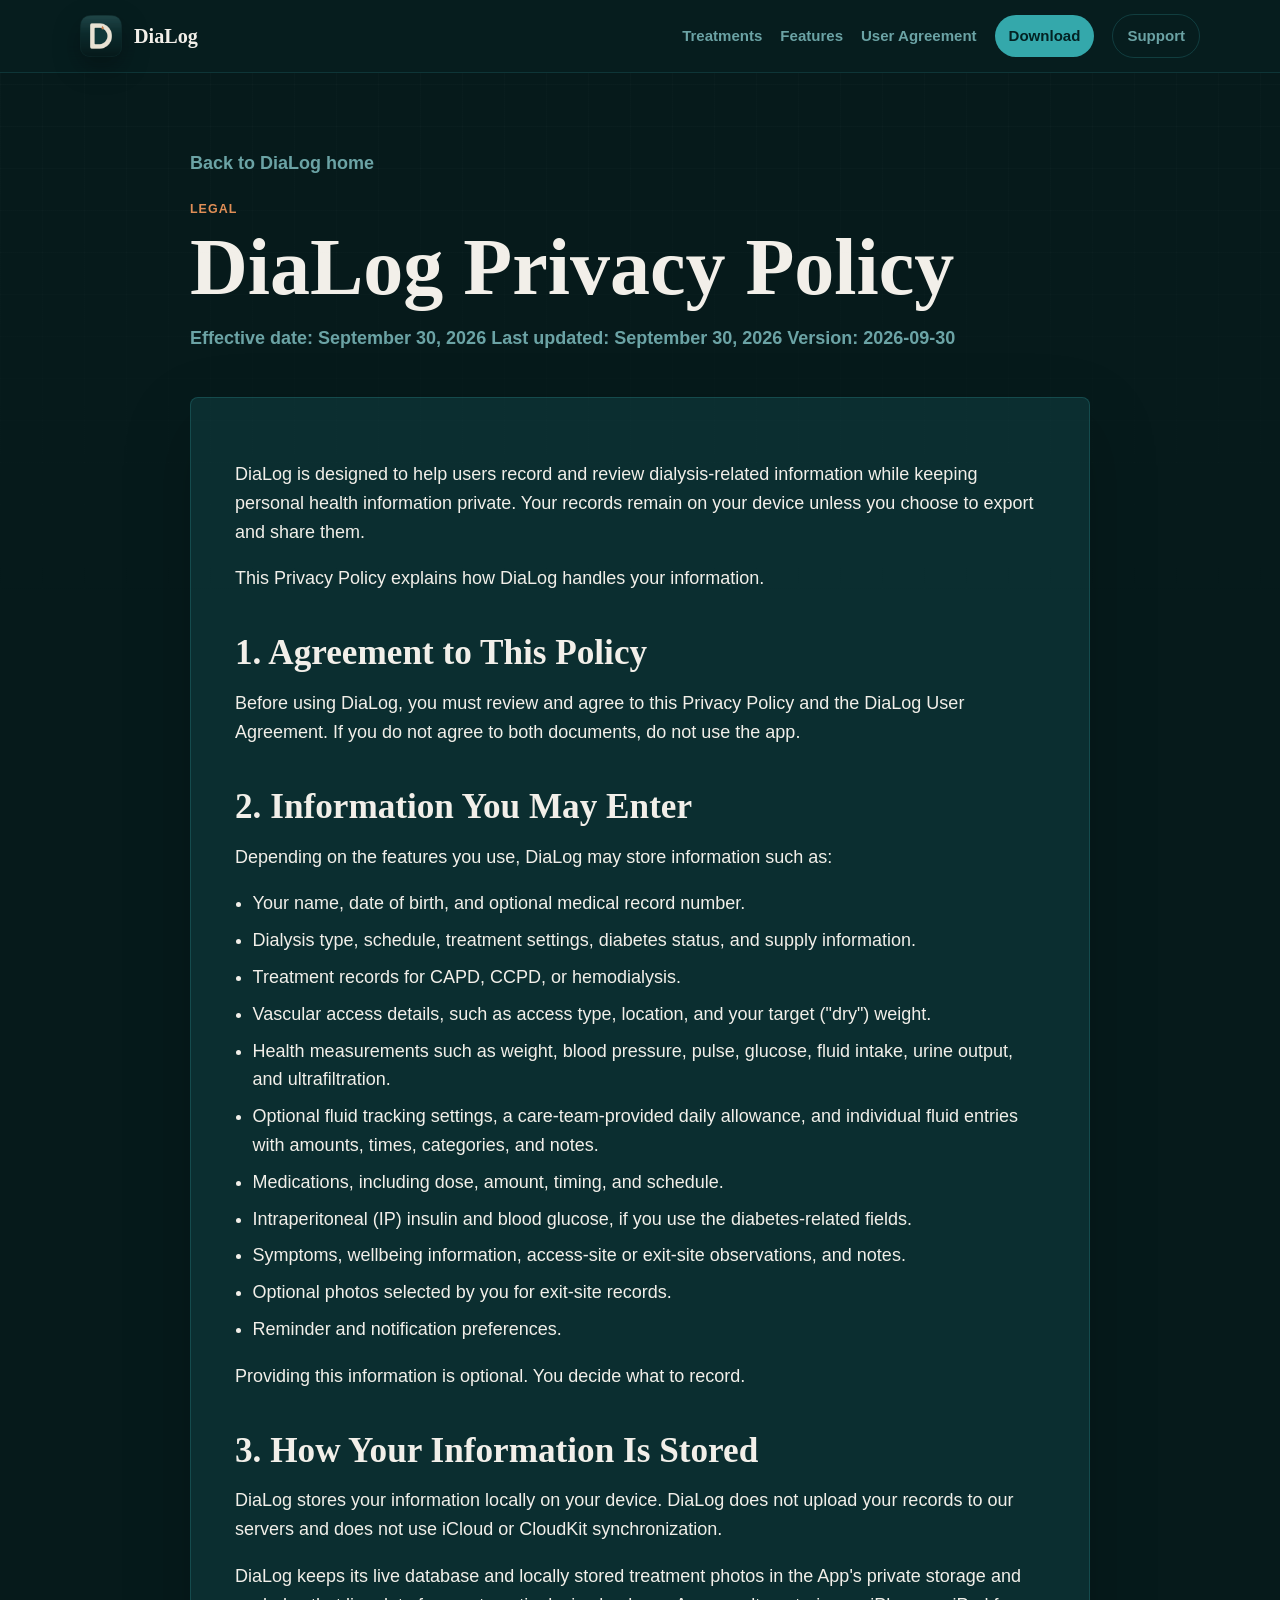
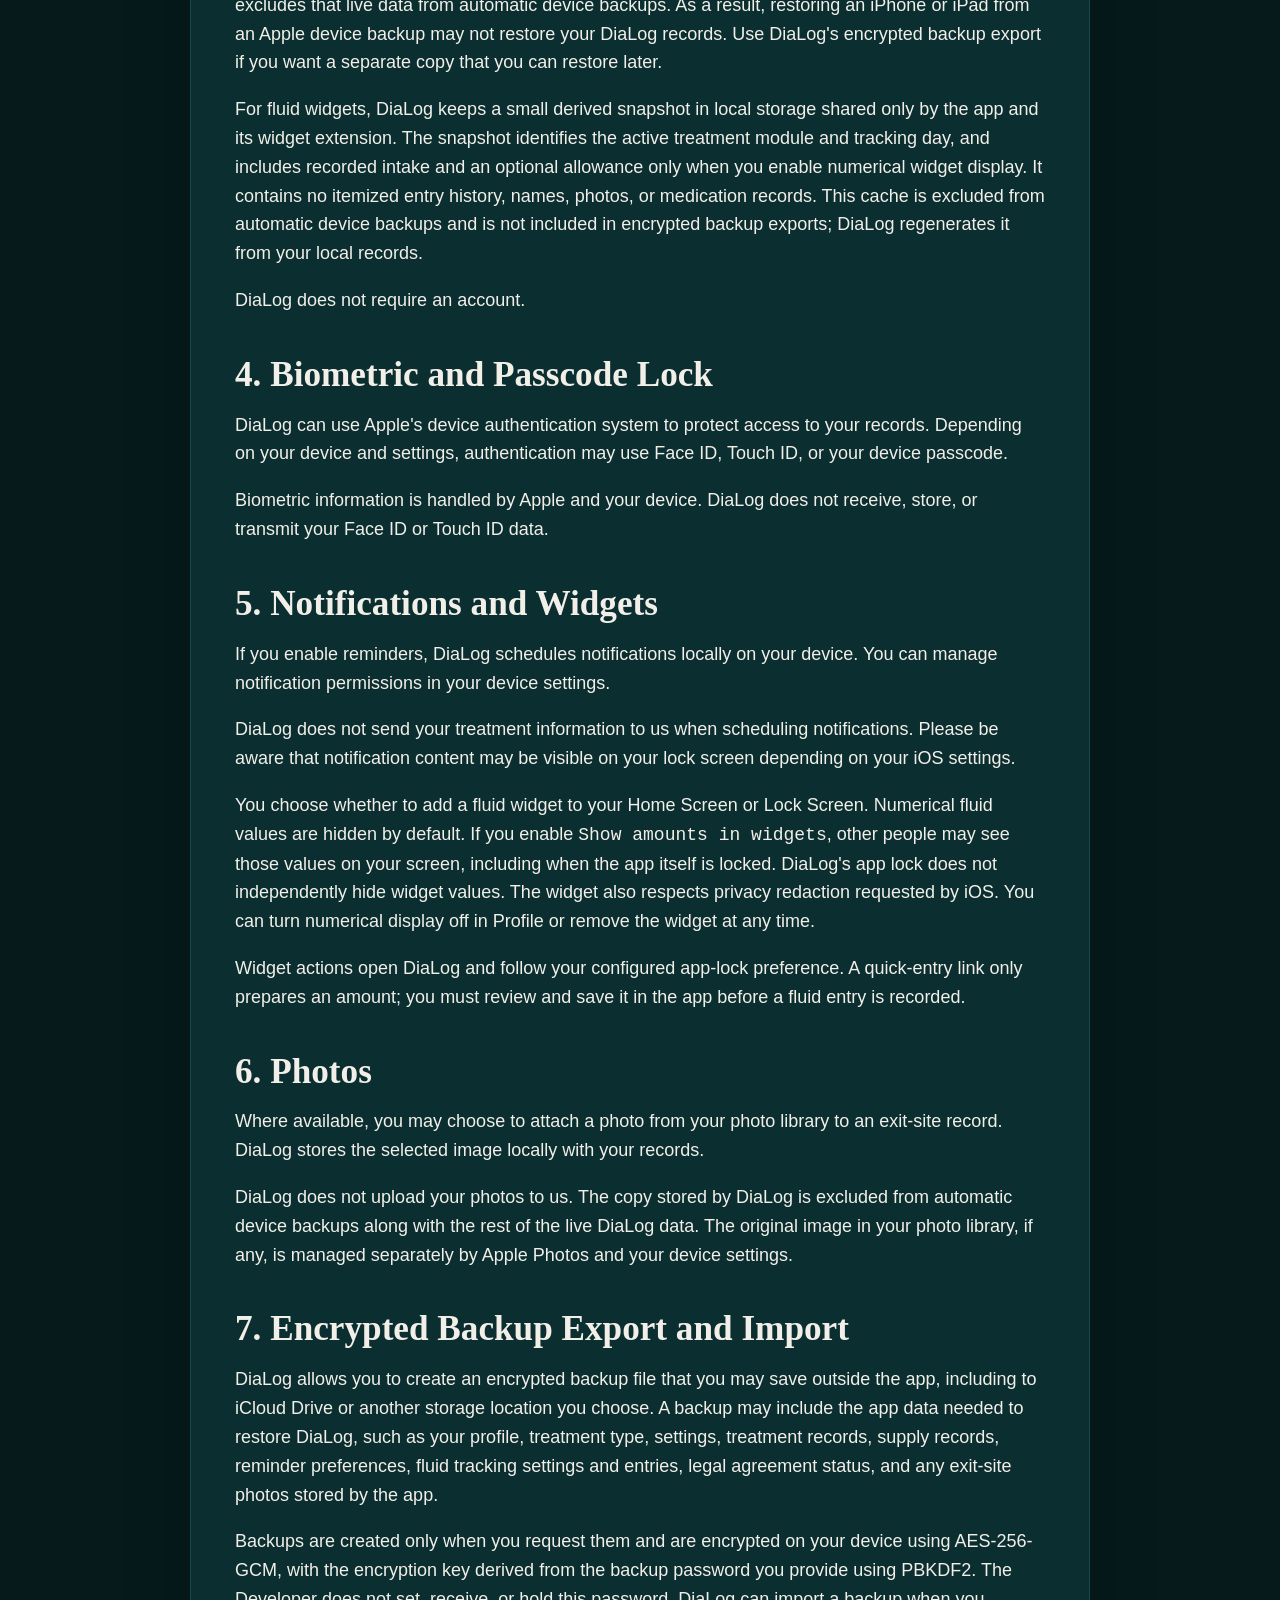
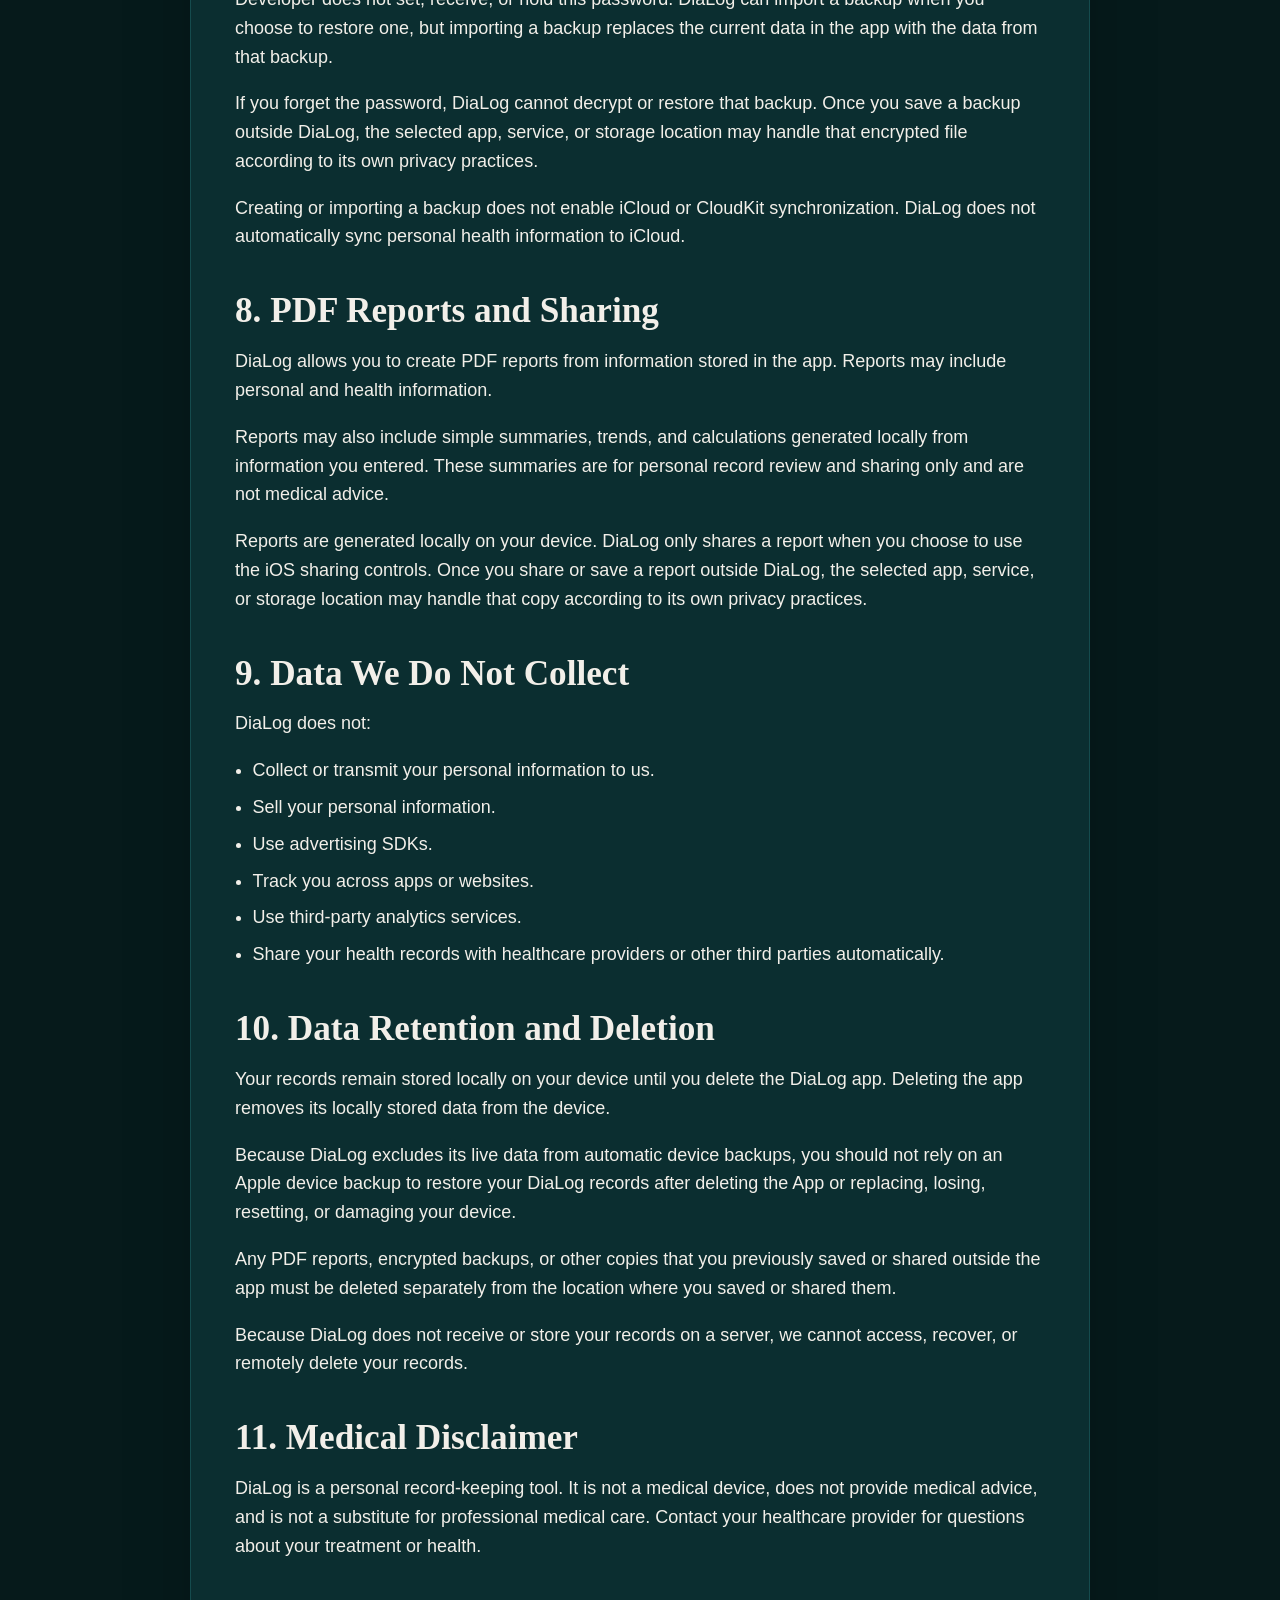
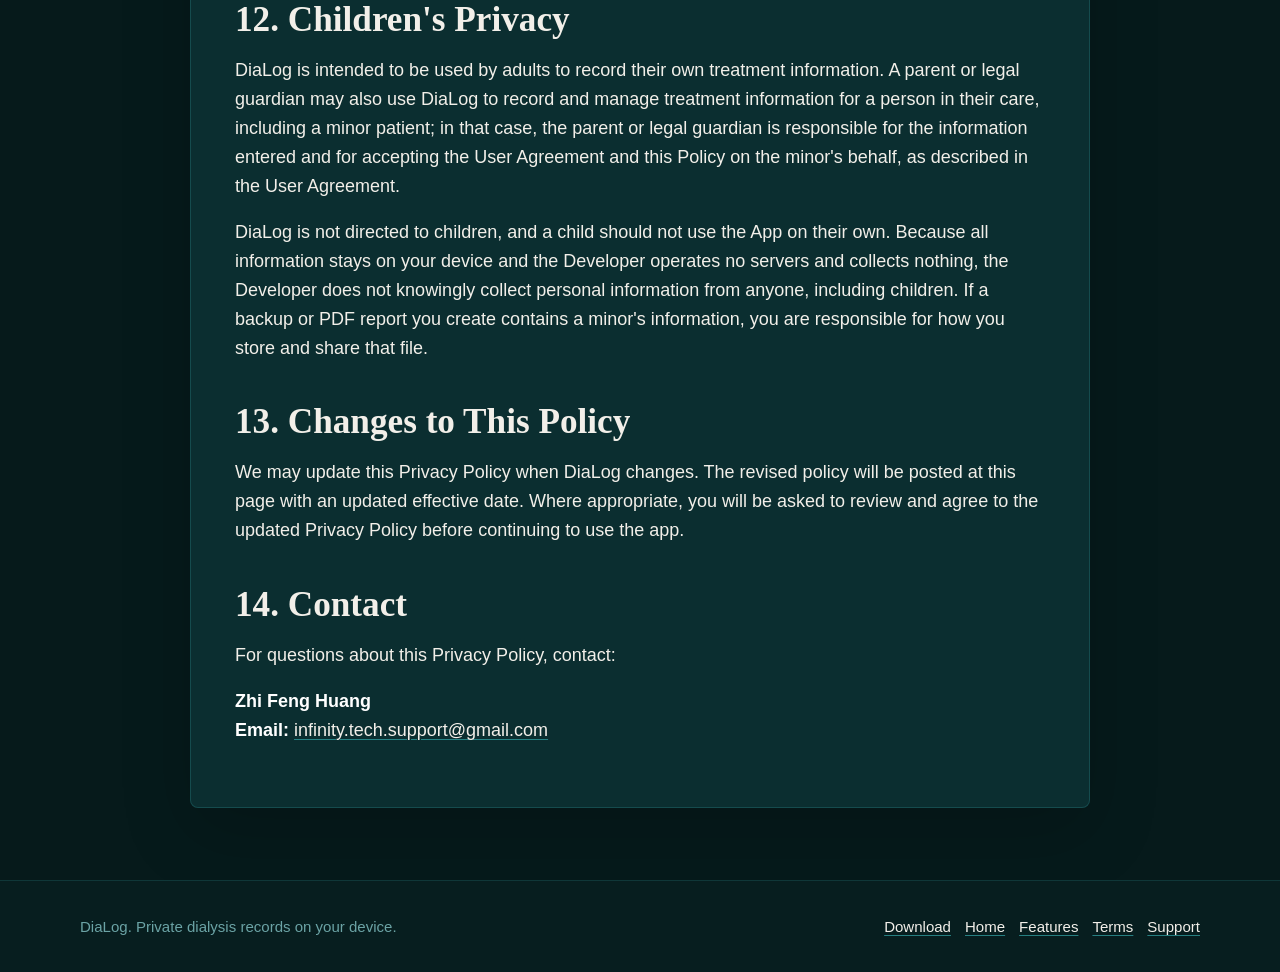
<file: privacy.html>
<!doctype html>
<html lang="en">
  <head>
    <meta charset="utf-8">
    <meta name="viewport" content="width=device-width, initial-scale=1">
    <title>DiaLog Privacy Policy</title>
    <meta name="description" content="DiaLog Privacy Policy: how the app stores dialysis records locally, handles reminders, PDF reports, encrypted backups, and user-controlled sharing.">
    <link rel="canonical" href="https://zhifeng-huang.github.io/dialog-website/privacy.html">
    <meta name="robots" content="index,follow,max-image-preview:large">
    <meta property="og:type" content="article">
    <meta property="og:site_name" content="DiaLog">
    <meta property="og:title" content="DiaLog Privacy Policy">
    <meta property="og:description" content="How DiaLog stores dialysis records locally, handles reminders, PDF reports, encrypted backups, and user-controlled sharing.">
    <meta property="og:url" content="https://zhifeng-huang.github.io/dialog-website/privacy.html">
    <meta property="og:image" content="https://zhifeng-huang.github.io/dialog-website/assets/dialog-icon.png">
    <meta name="twitter:card" content="summary">
    <meta name="twitter:title" content="DiaLog Privacy Policy">
    <meta name="twitter:description" content="How DiaLog stores dialysis records locally, handles reminders, PDF reports, encrypted backups, and user-controlled sharing.">
    <meta name="twitter:image" content="https://zhifeng-huang.github.io/dialog-website/assets/dialog-icon.png">
    <link rel="icon" href="assets/dialog-icon.png">
    <link rel="apple-touch-icon" href="assets/dialog-icon.png">
    <link rel="stylesheet" href="assets/dialog-site.css?v=20260701-safari-qr">
    <script type="application/ld+json">
      {
        "@context": "https://schema.org",
        "@type": "WebPage",
        "@id": "https://zhifeng-huang.github.io/dialog-website/privacy.html#webpage",
        "url": "https://zhifeng-huang.github.io/dialog-website/privacy.html",
        "name": "DiaLog Privacy Policy",
        "description": "DiaLog Privacy Policy for local-only dialysis records, reminders, PDF reports, encrypted backups, and user-controlled sharing.",
        "dateModified": "2026-09-30",
        "inLanguage": "en-US",
        "isPartOf": {
          "@type": "WebSite",
          "name": "DiaLog",
          "url": "https://zhifeng-huang.github.io/dialog-website/"
        },
        "about": [
          {
            "@type": "SoftwareApplication",
            "name": "DiaLog",
            "url": "https://zhifeng-huang.github.io/dialog-website/"
          },
          {
            "@type": "Thing",
            "name": "Privacy Policy"
          }
        ],
        "breadcrumb": {
          "@type": "BreadcrumbList",
          "itemListElement": [
            {
              "@type": "ListItem",
              "position": 1,
              "name": "DiaLog",
              "item": "https://zhifeng-huang.github.io/dialog-website/"
            },
            {
              "@type": "ListItem",
              "position": 2,
              "name": "Privacy Policy",
              "item": "https://zhifeng-huang.github.io/dialog-website/privacy.html"
            }
          ]
        }
      }
    </script>
  </head>
  <body>
    <a class="skip-link" href="#main">Skip to content</a>

    <header class="site-header">
      <nav class="nav" aria-label="Main navigation">
        <a class="brand" href="index.html" aria-label="DiaLog home">
          <img src="assets/dialog-icon.png" alt="">
          <span>DiaLog</span>
        </a>
        <div class="nav-links">
          <a href="index.html#treatments">Treatments</a>
          <a href="features.html">Features</a>
          <a href="terms.html">User Agreement</a>
          <a class="nav-download" href="https://apps.apple.com/us/app/dialog-dialysis-tracker/id6782161409" target="_blank" rel="noopener">Download</a>
          <a class="nav-contact" href="mailto:infinity.tech.support@gmail.com">Support</a>
        </div>
      </nav>
    </header>

    <main id="main">
      <section class="doc-hero">
        <a class="doc-back" href="index.html">Back to DiaLog home</a>
        <p class="section-kicker">Legal</p>
        <h1 class="doc-title">DiaLog Privacy Policy</h1>
        <p class="doc-meta">Effective date: September 30, 2026 Last updated: September 30, 2026 Version: 2026-09-30</p>
      </section>

      <section class="doc-shell">
        <article class="doc-card doc-content">
          <p>DiaLog is designed to help users record and review dialysis-related information while keeping personal health information private. Your records remain on your device unless you choose to export and share them.</p>
          <p>This Privacy Policy explains how DiaLog handles your information.</p>

          <h2>1. Agreement to This Policy</h2>
          <p>Before using DiaLog, you must review and agree to this Privacy Policy and the DiaLog User Agreement. If you do not agree to both documents, do not use the app.</p>

          <h2>2. Information You May Enter</h2>
          <p>Depending on the features you use, DiaLog may store information such as:</p>
          <ul>
            <li>Your name, date of birth, and optional medical record number.</li>
            <li>Dialysis type, schedule, treatment settings, diabetes status, and supply information.</li>
            <li>Treatment records for CAPD, CCPD, or hemodialysis.</li>
            <li>Vascular access details, such as access type, location, and your target ("dry") weight.</li>
            <li>Health measurements such as weight, blood pressure, pulse, glucose, fluid intake, urine output, and ultrafiltration.</li>
            <li>Optional fluid tracking settings, a care-team-provided daily allowance, and individual fluid entries with amounts, times, categories, and notes.</li>
            <li>Medications, including dose, amount, timing, and schedule.</li>
            <li>Intraperitoneal (IP) insulin and blood glucose, if you use the diabetes-related fields.</li>
            <li>Symptoms, wellbeing information, access-site or exit-site observations, and notes.</li>
            <li>Optional photos selected by you for exit-site records.</li>
            <li>Reminder and notification preferences.</li>
          </ul>
          <p>Providing this information is optional. You decide what to record.</p>

          <h2>3. How Your Information Is Stored</h2>
          <p>DiaLog stores your information locally on your device. DiaLog does not upload your records to our servers and does not use iCloud or CloudKit synchronization.</p>
          <p>DiaLog keeps its live database and locally stored treatment photos in the App's private storage and excludes that live data from automatic device backups. As a result, restoring an iPhone or iPad from an Apple device backup may not restore your DiaLog records. Use DiaLog's encrypted backup export if you want a separate copy that you can restore later.</p>
          <p>For fluid widgets, DiaLog keeps a small derived snapshot in local storage shared only by the app and its widget extension. The snapshot identifies the active treatment module and tracking day, and includes recorded intake and an optional allowance only when you enable numerical widget display. It contains no itemized entry history, names, photos, or medication records. This cache is excluded from automatic device backups and is not included in encrypted backup exports; DiaLog regenerates it from your local records.</p>
          <p>DiaLog does not require an account.</p>

          <h2>4. Biometric and Passcode Lock</h2>
          <p>DiaLog can use Apple's device authentication system to protect access to your records. Depending on your device and settings, authentication may use Face ID, Touch ID, or your device passcode.</p>
          <p>Biometric information is handled by Apple and your device. DiaLog does not receive, store, or transmit your Face ID or Touch ID data.</p>

          <h2>5. Notifications and Widgets</h2>
          <p>If you enable reminders, DiaLog schedules notifications locally on your device. You can manage notification permissions in your device settings.</p>
          <p>DiaLog does not send your treatment information to us when scheduling notifications. Please be aware that notification content may be visible on your lock screen depending on your iOS settings.</p>
          <p>You choose whether to add a fluid widget to your Home Screen or Lock Screen. Numerical fluid values are hidden by default. If you enable <code>Show amounts in widgets</code>, other people may see those values on your screen, including when the app itself is locked. DiaLog's app lock does not independently hide widget values. The widget also respects privacy redaction requested by iOS. You can turn numerical display off in Profile or remove the widget at any time.</p>
          <p>Widget actions open DiaLog and follow your configured app-lock preference. A quick-entry link only prepares an amount; you must review and save it in the app before a fluid entry is recorded.</p>

          <h2>6. Photos</h2>
          <p>Where available, you may choose to attach a photo from your photo library to an exit-site record. DiaLog stores the selected image locally with your records.</p>
          <p>DiaLog does not upload your photos to us. The copy stored by DiaLog is excluded from automatic device backups along with the rest of the live DiaLog data. The original image in your photo library, if any, is managed separately by Apple Photos and your device settings.</p>

          <h2>7. Encrypted Backup Export and Import</h2>
          <p>DiaLog allows you to create an encrypted backup file that you may save outside the app, including to iCloud Drive or another storage location you choose. A backup may include the app data needed to restore DiaLog, such as your profile, treatment type, settings, treatment records, supply records, reminder preferences, fluid tracking settings and entries, legal agreement status, and any exit-site photos stored by the app.</p>
          <p>Backups are created only when you request them and are encrypted on your device using AES-256-GCM, with the encryption key derived from the backup password you provide using PBKDF2. The Developer does not set, receive, or hold this password. DiaLog can import a backup when you choose to restore one, but importing a backup replaces the current data in the app with the data from that backup.</p>
          <p>If you forget the password, DiaLog cannot decrypt or restore that backup. Once you save a backup outside DiaLog, the selected app, service, or storage location may handle that encrypted file according to its own privacy practices.</p>
          <p>Creating or importing a backup does not enable iCloud or CloudKit synchronization. DiaLog does not automatically sync personal health information to iCloud.</p>

          <h2>8. PDF Reports and Sharing</h2>
          <p>DiaLog allows you to create PDF reports from information stored in the app. Reports may include personal and health information.</p>
          <p>Reports may also include simple summaries, trends, and calculations generated locally from information you entered. These summaries are for personal record review and sharing only and are not medical advice.</p>
          <p>Reports are generated locally on your device. DiaLog only shares a report when you choose to use the iOS sharing controls. Once you share or save a report outside DiaLog, the selected app, service, or storage location may handle that copy according to its own privacy practices.</p>

          <h2>9. Data We Do Not Collect</h2>
          <p>DiaLog does not:</p>
          <ul>
            <li>Collect or transmit your personal information to us.</li>
            <li>Sell your personal information.</li>
            <li>Use advertising SDKs.</li>
            <li>Track you across apps or websites.</li>
            <li>Use third-party analytics services.</li>
            <li>Share your health records with healthcare providers or other third parties automatically.</li>
          </ul>

          <h2>10. Data Retention and Deletion</h2>
          <p>Your records remain stored locally on your device until you delete the DiaLog app. Deleting the app removes its locally stored data from the device.</p>
          <p>Because DiaLog excludes its live data from automatic device backups, you should not rely on an Apple device backup to restore your DiaLog records after deleting the App or replacing, losing, resetting, or damaging your device.</p>
          <p>Any PDF reports, encrypted backups, or other copies that you previously saved or shared outside the app must be deleted separately from the location where you saved or shared them.</p>
          <p>Because DiaLog does not receive or store your records on a server, we cannot access, recover, or remotely delete your records.</p>

          <h2>11. Medical Disclaimer</h2>
          <p>DiaLog is a personal record-keeping tool. It is not a medical device, does not provide medical advice, and is not a substitute for professional medical care. Contact your healthcare provider for questions about your treatment or health.</p>

          <h2>12. Children's Privacy</h2>
          <p>DiaLog is intended to be used by adults to record their own treatment information. A parent or legal guardian may also use DiaLog to record and manage treatment information for a person in their care, including a minor patient; in that case, the parent or legal guardian is responsible for the information entered and for accepting the User Agreement and this Policy on the minor's behalf, as described in the User Agreement.</p>
          <p>DiaLog is not directed to children, and a child should not use the App on their own. Because all information stays on your device and the Developer operates no servers and collects nothing, the Developer does not knowingly collect personal information from anyone, including children. If a backup or PDF report you create contains a minor's information, you are responsible for how you store and share that file.</p>

          <h2>13. Changes to This Policy</h2>
          <p>We may update this Privacy Policy when DiaLog changes. The revised policy will be posted at this page with an updated effective date. Where appropriate, you will be asked to review and agree to the updated Privacy Policy before continuing to use the app.</p>

          <h2>14. Contact</h2>
          <p>For questions about this Privacy Policy, contact:</p>
          <p><strong>Zhi Feng Huang</strong><br><strong>Email:</strong> <a href="mailto:infinity.tech.support@gmail.com">infinity.tech.support@gmail.com</a></p>
        </article>
      </section>
    </main>

    <footer class="site-footer">
      <div class="footer-inner">
        <div>DiaLog. Private dialysis records on your device.</div>
        <div class="footer-links">
          <a href="https://apps.apple.com/us/app/dialog-dialysis-tracker/id6782161409" target="_blank" rel="noopener">Download</a>
          <a href="index.html">Home</a>
          <a href="features.html">Features</a>
          <a href="terms.html">Terms</a>
          <a href="mailto:infinity.tech.support@gmail.com">Support</a>
        </div>
      </div>
    </footer>
  </body>
</html>
</file>
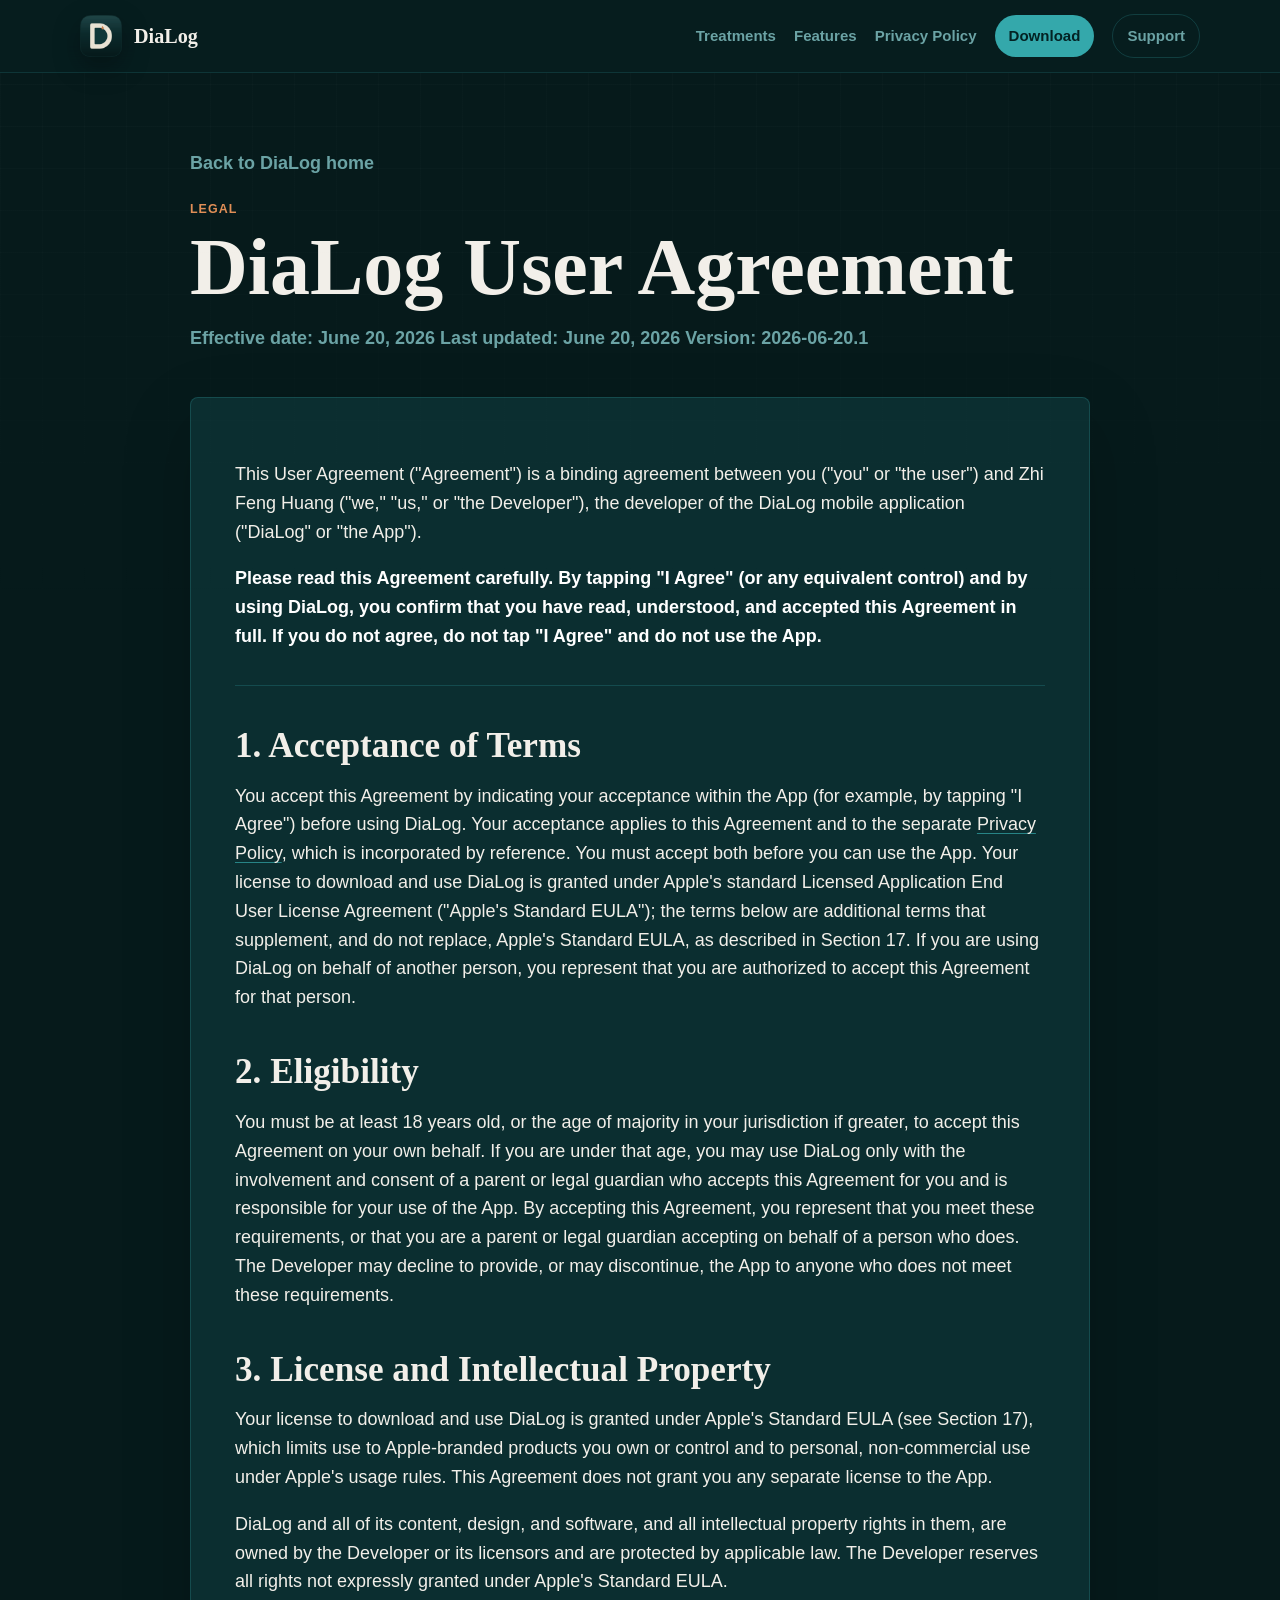
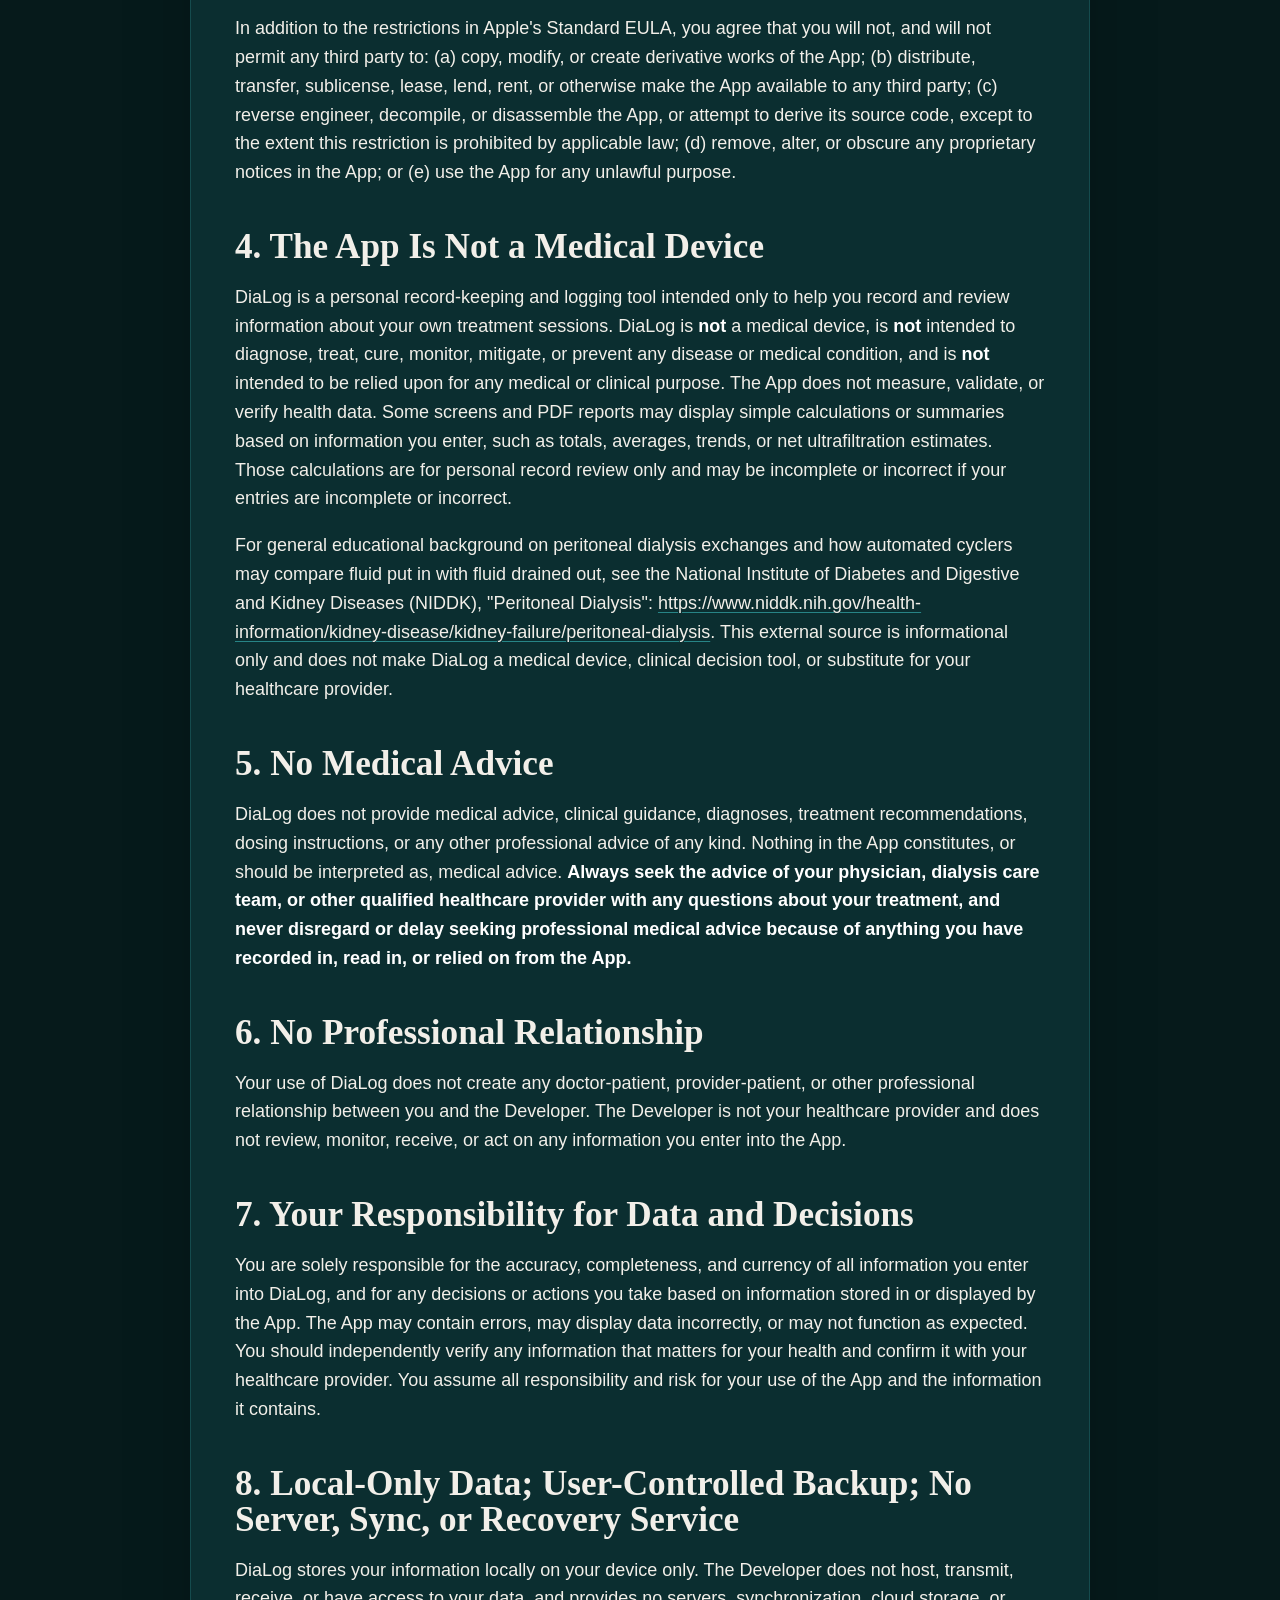
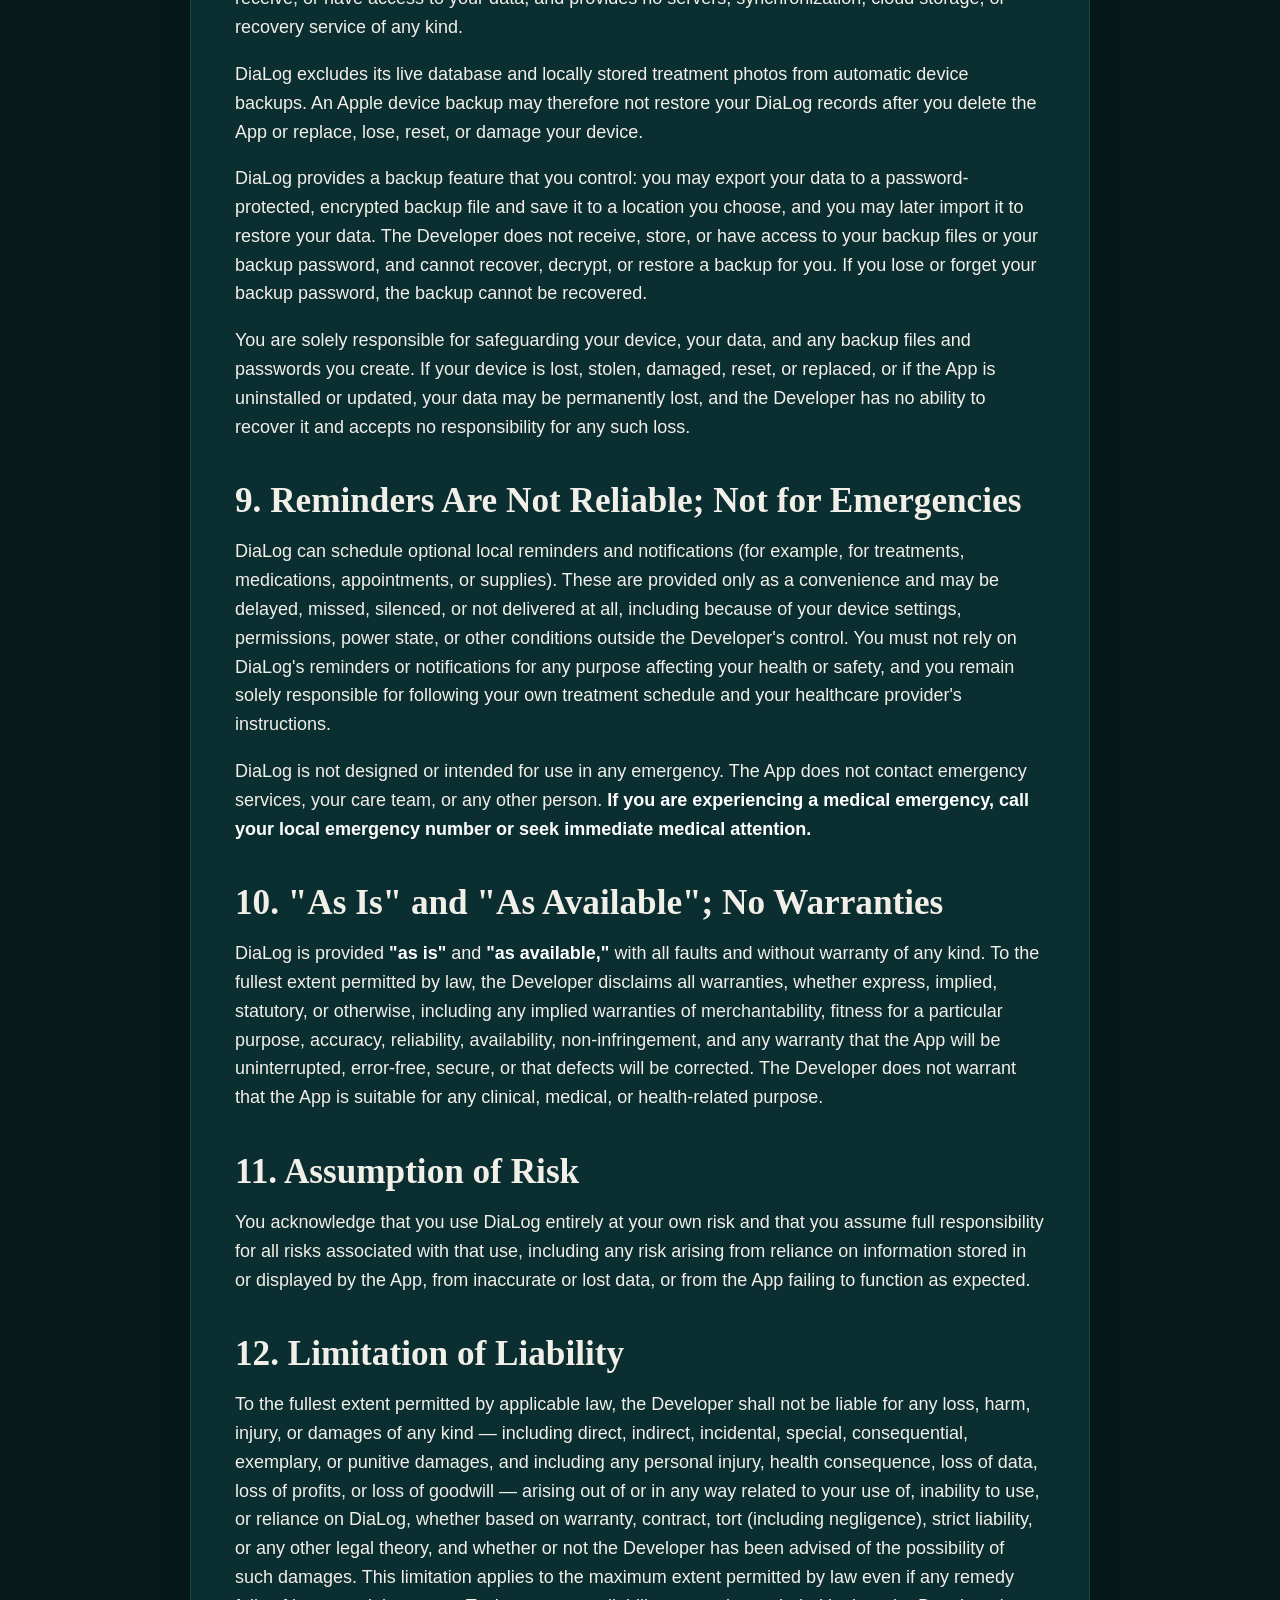
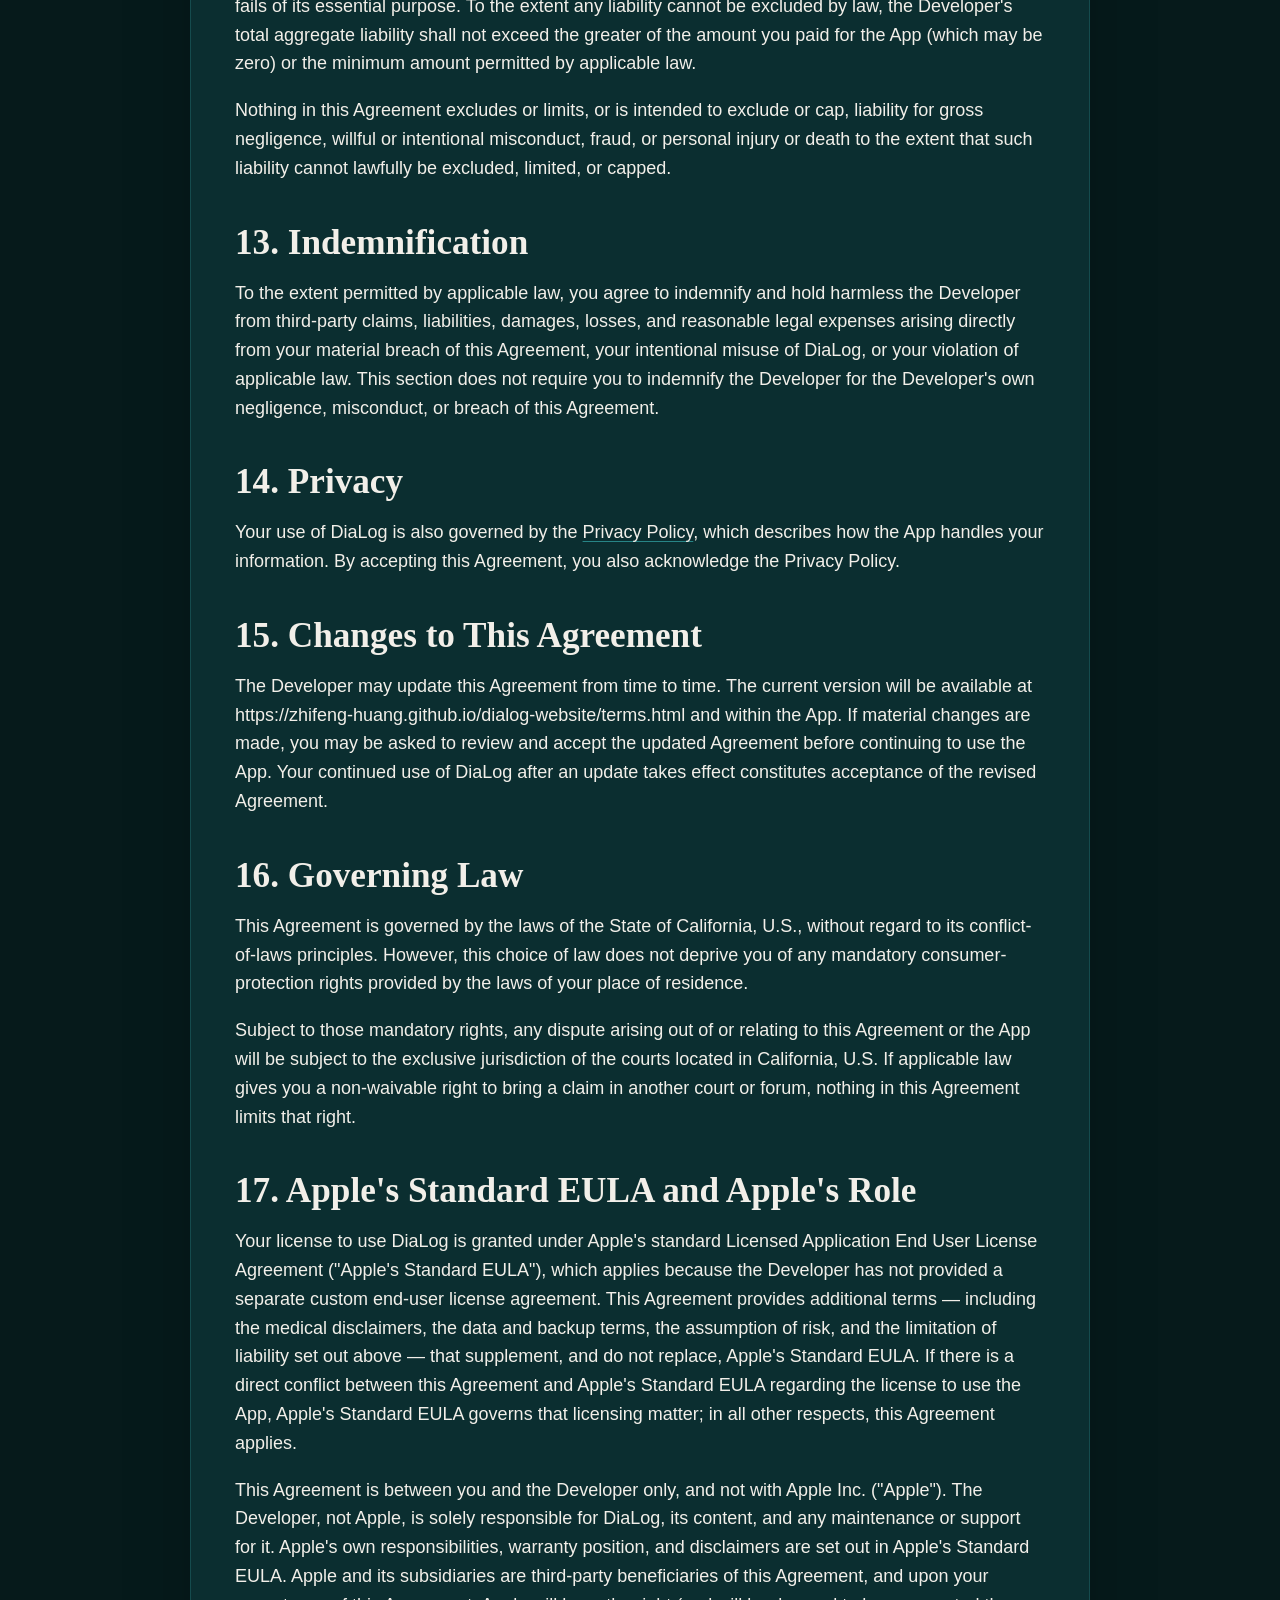
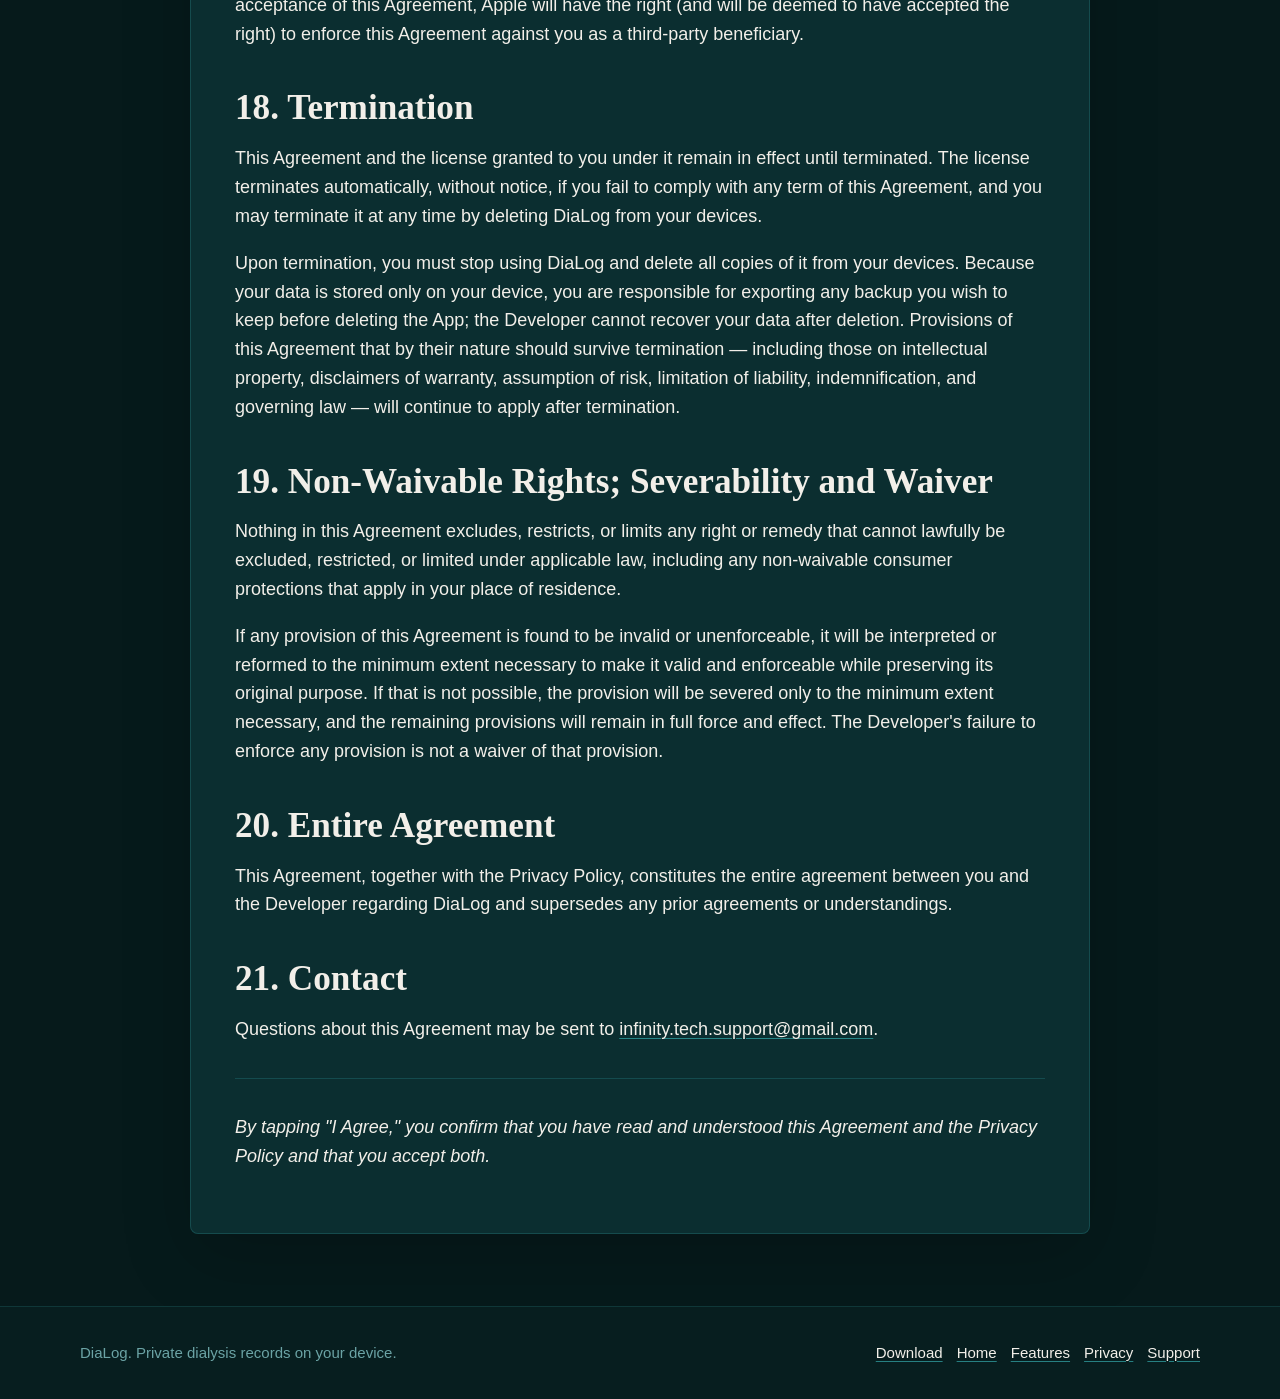
<file: terms.html>
<!doctype html>
<html lang="en">
  <head>
    <meta charset="utf-8">
    <meta name="viewport" content="width=device-width, initial-scale=1">
    <title>DiaLog User Agreement</title>
    <meta name="description" content="DiaLog User Agreement for the DiaLog dialysis record app.">
    <link rel="canonical" href="https://zhifeng-huang.github.io/dialog-website/terms.html">
    <meta name="robots" content="index,follow,max-image-preview:large">
    <meta property="og:type" content="article">
    <meta property="og:site_name" content="DiaLog">
    <meta property="og:title" content="DiaLog User Agreement">
    <meta property="og:description" content="DiaLog User Agreement for the DiaLog dialysis record app.">
    <meta property="og:url" content="https://zhifeng-huang.github.io/dialog-website/terms.html">
    <meta property="og:image" content="https://zhifeng-huang.github.io/dialog-website/assets/dialog-icon.png">
    <meta name="twitter:card" content="summary">
    <meta name="twitter:title" content="DiaLog User Agreement">
    <meta name="twitter:description" content="DiaLog User Agreement for the DiaLog dialysis record app.">
    <meta name="twitter:image" content="https://zhifeng-huang.github.io/dialog-website/assets/dialog-icon.png">
    <link rel="icon" href="assets/dialog-icon.png">
    <link rel="apple-touch-icon" href="assets/dialog-icon.png">
    <link rel="stylesheet" href="assets/dialog-site.css?v=20260701-safari-qr">
    <script type="application/ld+json">
      {
        "@context": "https://schema.org",
        "@type": "WebPage",
        "@id": "https://zhifeng-huang.github.io/dialog-website/terms.html#webpage",
        "url": "https://zhifeng-huang.github.io/dialog-website/terms.html",
        "name": "DiaLog User Agreement",
        "description": "DiaLog User Agreement for the DiaLog dialysis record app.",
        "dateModified": "2026-06-20",
        "inLanguage": "en-US",
        "isPartOf": {
          "@type": "WebSite",
          "name": "DiaLog",
          "url": "https://zhifeng-huang.github.io/dialog-website/"
        },
        "about": [
          {
            "@type": "SoftwareApplication",
            "name": "DiaLog",
            "url": "https://zhifeng-huang.github.io/dialog-website/"
          },
          {
            "@type": "Thing",
            "name": "User Agreement"
          }
        ],
        "breadcrumb": {
          "@type": "BreadcrumbList",
          "itemListElement": [
            {
              "@type": "ListItem",
              "position": 1,
              "name": "DiaLog",
              "item": "https://zhifeng-huang.github.io/dialog-website/"
            },
            {
              "@type": "ListItem",
              "position": 2,
              "name": "User Agreement",
              "item": "https://zhifeng-huang.github.io/dialog-website/terms.html"
            }
          ]
        }
      }
    </script>
  </head>
  <body>
    <a class="skip-link" href="#main">Skip to content</a>

    <header class="site-header">
      <nav class="nav" aria-label="Main navigation">
        <a class="brand" href="index.html" aria-label="DiaLog home">
          <img src="assets/dialog-icon.png" alt="">
          <span>DiaLog</span>
        </a>
        <div class="nav-links">
          <a href="index.html#treatments">Treatments</a>
          <a href="features.html">Features</a>
          <a href="privacy.html">Privacy Policy</a>
          <a class="nav-download" href="https://apps.apple.com/us/app/dialog-dialysis-tracker/id6782161409" target="_blank" rel="noopener">Download</a>
          <a class="nav-contact" href="mailto:infinity.tech.support@gmail.com">Support</a>
        </div>
      </nav>
    </header>

    <main id="main">
      <section class="doc-hero">
        <a class="doc-back" href="index.html">Back to DiaLog home</a>
        <p class="section-kicker">Legal</p>
        <h1 class="doc-title">DiaLog User Agreement</h1>
        <p class="doc-meta">Effective date: June 20, 2026 Last updated: June 20, 2026 Version: 2026-06-20.1</p>
      </section>

      <section class="doc-shell">
        <article class="doc-card doc-content">
          <p>This User Agreement ("Agreement") is a binding agreement between you ("you" or "the user") and Zhi Feng Huang ("we," "us," or "the Developer"), the developer of the DiaLog mobile application ("DiaLog" or "the App").</p>
          <p><strong>Please read this Agreement carefully. By tapping "I Agree" (or any equivalent control) and by using DiaLog, you confirm that you have read, understood, and accepted this Agreement in full. If you do not agree, do not tap "I Agree" and do not use the App.</strong></p>

          <hr>

          <h2>1. Acceptance of Terms</h2>
          <p>You accept this Agreement by indicating your acceptance within the App (for example, by tapping "I Agree") before using DiaLog. Your acceptance applies to this Agreement and to the separate <a href="privacy.html">Privacy Policy</a>, which is incorporated by reference. You must accept both before you can use the App. Your license to download and use DiaLog is granted under Apple's standard Licensed Application End User License Agreement ("Apple's Standard EULA"); the terms below are additional terms that supplement, and do not replace, Apple's Standard EULA, as described in Section 17. If you are using DiaLog on behalf of another person, you represent that you are authorized to accept this Agreement for that person.</p>

          <h2>2. Eligibility</h2>
          <p>You must be at least 18 years old, or the age of majority in your jurisdiction if greater, to accept this Agreement on your own behalf. If you are under that age, you may use DiaLog only with the involvement and consent of a parent or legal guardian who accepts this Agreement for you and is responsible for your use of the App. By accepting this Agreement, you represent that you meet these requirements, or that you are a parent or legal guardian accepting on behalf of a person who does. The Developer may decline to provide, or may discontinue, the App to anyone who does not meet these requirements.</p>

          <h2>3. License and Intellectual Property</h2>
          <p>Your license to download and use DiaLog is granted under Apple's Standard EULA (see Section 17), which limits use to Apple-branded products you own or control and to personal, non-commercial use under Apple's usage rules. This Agreement does not grant you any separate license to the App.</p>
          <p>DiaLog and all of its content, design, and software, and all intellectual property rights in them, are owned by the Developer or its licensors and are protected by applicable law. The Developer reserves all rights not expressly granted under Apple's Standard EULA.</p>
          <p>In addition to the restrictions in Apple's Standard EULA, you agree that you will not, and will not permit any third party to: (a) copy, modify, or create derivative works of the App; (b) distribute, transfer, sublicense, lease, lend, rent, or otherwise make the App available to any third party; (c) reverse engineer, decompile, or disassemble the App, or attempt to derive its source code, except to the extent this restriction is prohibited by applicable law; (d) remove, alter, or obscure any proprietary notices in the App; or (e) use the App for any unlawful purpose.</p>

          <h2>4. The App Is Not a Medical Device</h2>
          <p>DiaLog is a personal record-keeping and logging tool intended only to help you record and review information about your own treatment sessions. DiaLog is <strong>not</strong> a medical device, is <strong>not</strong> intended to diagnose, treat, cure, monitor, mitigate, or prevent any disease or medical condition, and is <strong>not</strong> intended to be relied upon for any medical or clinical purpose. The App does not measure, validate, or verify health data. Some screens and PDF reports may display simple calculations or summaries based on information you enter, such as totals, averages, trends, or net ultrafiltration estimates. Those calculations are for personal record review only and may be incomplete or incorrect if your entries are incomplete or incorrect.</p>
          <p>For general educational background on peritoneal dialysis exchanges and how automated cyclers may compare fluid put in with fluid drained out, see the National Institute of Diabetes and Digestive and Kidney Diseases (NIDDK), "Peritoneal Dialysis": <a href="https://www.niddk.nih.gov/health-information/kidney-disease/kidney-failure/peritoneal-dialysis">https://www.niddk.nih.gov/health-information/kidney-disease/kidney-failure/peritoneal-dialysis</a>. This external source is informational only and does not make DiaLog a medical device, clinical decision tool, or substitute for your healthcare provider.</p>

          <h2>5. No Medical Advice</h2>
          <p>DiaLog does not provide medical advice, clinical guidance, diagnoses, treatment recommendations, dosing instructions, or any other professional advice of any kind. Nothing in the App constitutes, or should be interpreted as, medical advice. <strong>Always seek the advice of your physician, dialysis care team, or other qualified healthcare provider with any questions about your treatment, and never disregard or delay seeking professional medical advice because of anything you have recorded in, read in, or relied on from the App.</strong></p>

          <h2>6. No Professional Relationship</h2>
          <p>Your use of DiaLog does not create any doctor-patient, provider-patient, or other professional relationship between you and the Developer. The Developer is not your healthcare provider and does not review, monitor, receive, or act on any information you enter into the App.</p>

          <h2>7. Your Responsibility for Data and Decisions</h2>
          <p>You are solely responsible for the accuracy, completeness, and currency of all information you enter into DiaLog, and for any decisions or actions you take based on information stored in or displayed by the App. The App may contain errors, may display data incorrectly, or may not function as expected. You should independently verify any information that matters for your health and confirm it with your healthcare provider. You assume all responsibility and risk for your use of the App and the information it contains.</p>

          <h2>8. Local-Only Data; User-Controlled Backup; No Server, Sync, or Recovery Service</h2>
          <p>DiaLog stores your information locally on your device only. The Developer does not host, transmit, receive, or have access to your data, and provides no servers, synchronization, cloud storage, or recovery service of any kind.</p>
          <p>DiaLog excludes its live database and locally stored treatment photos from automatic device backups. An Apple device backup may therefore not restore your DiaLog records after you delete the App or replace, lose, reset, or damage your device.</p>
          <p>DiaLog provides a backup feature that you control: you may export your data to a password-protected, encrypted backup file and save it to a location you choose, and you may later import it to restore your data. The Developer does not receive, store, or have access to your backup files or your backup password, and cannot recover, decrypt, or restore a backup for you. If you lose or forget your backup password, the backup cannot be recovered.</p>
          <p>You are solely responsible for safeguarding your device, your data, and any backup files and passwords you create. If your device is lost, stolen, damaged, reset, or replaced, or if the App is uninstalled or updated, your data may be permanently lost, and the Developer has no ability to recover it and accepts no responsibility for any such loss.</p>

          <h2>9. Reminders Are Not Reliable; Not for Emergencies</h2>
          <p>DiaLog can schedule optional local reminders and notifications (for example, for treatments, medications, appointments, or supplies). These are provided only as a convenience and may be delayed, missed, silenced, or not delivered at all, including because of your device settings, permissions, power state, or other conditions outside the Developer's control. You must not rely on DiaLog's reminders or notifications for any purpose affecting your health or safety, and you remain solely responsible for following your own treatment schedule and your healthcare provider's instructions.</p>
          <p>DiaLog is not designed or intended for use in any emergency. The App does not contact emergency services, your care team, or any other person. <strong>If you are experiencing a medical emergency, call your local emergency number or seek immediate medical attention.</strong></p>

          <h2>10. "As Is" and "As Available"; No Warranties</h2>
          <p>DiaLog is provided <strong>"as is"</strong> and <strong>"as available,"</strong> with all faults and without warranty of any kind. To the fullest extent permitted by law, the Developer disclaims all warranties, whether express, implied, statutory, or otherwise, including any implied warranties of merchantability, fitness for a particular purpose, accuracy, reliability, availability, non-infringement, and any warranty that the App will be uninterrupted, error-free, secure, or that defects will be corrected. The Developer does not warrant that the App is suitable for any clinical, medical, or health-related purpose.</p>

          <h2>11. Assumption of Risk</h2>
          <p>You acknowledge that you use DiaLog entirely at your own risk and that you assume full responsibility for all risks associated with that use, including any risk arising from reliance on information stored in or displayed by the App, from inaccurate or lost data, or from the App failing to function as expected.</p>

          <h2>12. Limitation of Liability</h2>
          <p>To the fullest extent permitted by applicable law, the Developer shall not be liable for any loss, harm, injury, or damages of any kind &mdash; including direct, indirect, incidental, special, consequential, exemplary, or punitive damages, and including any personal injury, health consequence, loss of data, loss of profits, or loss of goodwill &mdash; arising out of or in any way related to your use of, inability to use, or reliance on DiaLog, whether based on warranty, contract, tort (including negligence), strict liability, or any other legal theory, and whether or not the Developer has been advised of the possibility of such damages. This limitation applies to the maximum extent permitted by law even if any remedy fails of its essential purpose. To the extent any liability cannot be excluded by law, the Developer's total aggregate liability shall not exceed the greater of the amount you paid for the App (which may be zero) or the minimum amount permitted by applicable law.</p>
          <p>Nothing in this Agreement excludes or limits, or is intended to exclude or cap, liability for gross negligence, willful or intentional misconduct, fraud, or personal injury or death to the extent that such liability cannot lawfully be excluded, limited, or capped.</p>

          <h2>13. Indemnification</h2>
          <p>To the extent permitted by applicable law, you agree to indemnify and hold harmless the Developer from third-party claims, liabilities, damages, losses, and reasonable legal expenses arising directly from your material breach of this Agreement, your intentional misuse of DiaLog, or your violation of applicable law. This section does not require you to indemnify the Developer for the Developer's own negligence, misconduct, or breach of this Agreement.</p>

          <h2>14. Privacy</h2>
          <p>Your use of DiaLog is also governed by the <a href="privacy.html">Privacy Policy</a>, which describes how the App handles your information. By accepting this Agreement, you also acknowledge the Privacy Policy.</p>

          <h2>15. Changes to This Agreement</h2>
          <p>The Developer may update this Agreement from time to time. The current version will be available at https://zhifeng-huang.github.io/dialog-website/terms.html and within the App. If material changes are made, you may be asked to review and accept the updated Agreement before continuing to use the App. Your continued use of DiaLog after an update takes effect constitutes acceptance of the revised Agreement.</p>

          <h2>16. Governing Law</h2>
          <p>This Agreement is governed by the laws of the State of California, U.S., without regard to its conflict-of-laws principles. However, this choice of law does not deprive you of any mandatory consumer-protection rights provided by the laws of your place of residence.</p>
          <p>Subject to those mandatory rights, any dispute arising out of or relating to this Agreement or the App will be subject to the exclusive jurisdiction of the courts located in California, U.S. If applicable law gives you a non-waivable right to bring a claim in another court or forum, nothing in this Agreement limits that right.</p>

          <h2>17. Apple's Standard EULA and Apple's Role</h2>
          <p>Your license to use DiaLog is granted under Apple's standard Licensed Application End User License Agreement ("Apple's Standard EULA"), which applies because the Developer has not provided a separate custom end-user license agreement. This Agreement provides additional terms &mdash; including the medical disclaimers, the data and backup terms, the assumption of risk, and the limitation of liability set out above &mdash; that supplement, and do not replace, Apple's Standard EULA. If there is a direct conflict between this Agreement and Apple's Standard EULA regarding the license to use the App, Apple's Standard EULA governs that licensing matter; in all other respects, this Agreement applies.</p>
          <p>This Agreement is between you and the Developer only, and not with Apple Inc. ("Apple"). The Developer, not Apple, is solely responsible for DiaLog, its content, and any maintenance or support for it. Apple's own responsibilities, warranty position, and disclaimers are set out in Apple's Standard EULA. Apple and its subsidiaries are third-party beneficiaries of this Agreement, and upon your acceptance of this Agreement, Apple will have the right (and will be deemed to have accepted the right) to enforce this Agreement against you as a third-party beneficiary.</p>

          <h2>18. Termination</h2>
          <p>This Agreement and the license granted to you under it remain in effect until terminated. The license terminates automatically, without notice, if you fail to comply with any term of this Agreement, and you may terminate it at any time by deleting DiaLog from your devices.</p>
          <p>Upon termination, you must stop using DiaLog and delete all copies of it from your devices. Because your data is stored only on your device, you are responsible for exporting any backup you wish to keep before deleting the App; the Developer cannot recover your data after deletion. Provisions of this Agreement that by their nature should survive termination &mdash; including those on intellectual property, disclaimers of warranty, assumption of risk, limitation of liability, indemnification, and governing law &mdash; will continue to apply after termination.</p>

          <h2>19. Non-Waivable Rights; Severability and Waiver</h2>
          <p>Nothing in this Agreement excludes, restricts, or limits any right or remedy that cannot lawfully be excluded, restricted, or limited under applicable law, including any non-waivable consumer protections that apply in your place of residence.</p>
          <p>If any provision of this Agreement is found to be invalid or unenforceable, it will be interpreted or reformed to the minimum extent necessary to make it valid and enforceable while preserving its original purpose. If that is not possible, the provision will be severed only to the minimum extent necessary, and the remaining provisions will remain in full force and effect. The Developer's failure to enforce any provision is not a waiver of that provision.</p>

          <h2>20. Entire Agreement</h2>
          <p>This Agreement, together with the Privacy Policy, constitutes the entire agreement between you and the Developer regarding DiaLog and supersedes any prior agreements or understandings.</p>

          <h2>21. Contact</h2>
          <p>Questions about this Agreement may be sent to <a href="mailto:infinity.tech.support@gmail.com">infinity.tech.support@gmail.com</a>.</p>

          <hr>

          <p><em>By tapping "I Agree," you confirm that you have read and understood this Agreement and the Privacy Policy and that you accept both.</em></p>
        </article>
      </section>
    </main>

    <footer class="site-footer">
      <div class="footer-inner">
        <div>DiaLog. Private dialysis records on your device.</div>
        <div class="footer-links">
          <a href="https://apps.apple.com/us/app/dialog-dialysis-tracker/id6782161409" target="_blank" rel="noopener">Download</a>
          <a href="index.html">Home</a>
          <a href="features.html">Features</a>
          <a href="privacy.html">Privacy</a>
          <a href="mailto:infinity.tech.support@gmail.com">Support</a>
        </div>
      </div>
    </footer>
  </body>
</html>
</file>
<file: assets/dialog-site.css>
:root {
  --bg: #061a1b;
  --card: #0f3739;
  --header: #071e1f;
  --teal: #34a8ab;
  --teal-deep: #1f6567;
  --amber: #e18f57;
  --text: #f2efe9;
  --muted: #6ba3a5;
  --faint: #3d7375;
  --line: rgba(52, 168, 171, 0.24);
  --line-strong: rgba(52, 168, 171, 0.42);
  --shadow: rgba(0, 0, 0, 0.28);
  --max: 1120px;
}

* {
  box-sizing: border-box;
}

html {
  scroll-behavior: smooth;
}

body {
  margin: 0;
  background: var(--bg);
  color: var(--text);
  font-family: Avenir Next, Avenir, -apple-system, BlinkMacSystemFont, Segoe UI, sans-serif;
  font-size: 18px;
  line-height: 1.6;
  text-rendering: optimizeLegibility;
}

body::before {
  content: "";
  position: fixed;
  inset: 0;
  pointer-events: none;
  background-image:
    linear-gradient(rgba(242, 239, 233, 0.025) 1px, transparent 1px),
    linear-gradient(90deg, rgba(242, 239, 233, 0.018) 1px, transparent 1px);
  background-size: 42px 42px;
  mask-image: linear-gradient(to bottom, black, transparent 72%);
}

a {
  color: var(--text);
  text-decoration-color: rgba(52, 168, 171, 0.7);
  text-decoration-thickness: 0.08em;
  text-underline-offset: 0.18em;
}

a:hover {
  color: white;
  text-decoration-color: var(--amber);
}

img {
  display: block;
  max-width: 100%;
}

.skip-link {
  position: absolute;
  left: 16px;
  top: -60px;
  z-index: 20;
  padding: 10px 14px;
  border-radius: 10px;
  background: var(--text);
  color: var(--bg);
  font-weight: 800;
  transition: top 0.18s ease;
}

.skip-link:focus {
  top: 16px;
}

.site-header {
  position: sticky;
  top: 0;
  z-index: 10;
  border-bottom: 1px solid rgba(52, 168, 171, 0.18);
  background: rgba(7, 30, 31, 0.92);
  backdrop-filter: blur(18px);
}

.nav {
  width: min(var(--max), calc(100% - 40px));
  min-height: 72px;
  margin: 0 auto;
  display: flex;
  align-items: center;
  justify-content: space-between;
  gap: 24px;
}

.brand {
  display: inline-flex;
  align-items: center;
  gap: 12px;
  color: var(--text);
  text-decoration: none;
}

.brand img {
  width: 42px;
  height: 42px;
  border-radius: 10px;
  box-shadow: 0 10px 28px var(--shadow);
}

.brand span {
  font-family: Georgia, Palatino, Times New Roman, serif;
  font-size: 1.26rem;
  font-weight: 700;
  letter-spacing: 0;
}

.nav-links {
  display: flex;
  align-items: center;
  justify-content: flex-end;
  flex-wrap: wrap;
  gap: 18px;
  min-width: 0;
  font-size: 0.94rem;
  font-weight: 700;
}

.nav-links a {
  color: var(--muted);
  text-decoration: none;
}

.nav-links a:hover {
  color: var(--text);
}

.nav-contact {
  padding: 9px 14px;
  border: 1px solid var(--line);
  border-radius: 999px;
}

.nav-download {
  padding: 9px 14px;
  border-radius: 999px;
  background: var(--teal);
}

.nav-links a.nav-download {
  color: #032223;
}

.nav-links a.nav-download:hover {
  color: #001415;
  background: #50c2c5;
}

.hero {
  position: relative;
  overflow: hidden;
  min-height: 760px;
  background: var(--bg);
}

.hero::before {
  content: "";
  position: absolute;
  right: max(0px, calc((100vw - var(--max)) / 2 - 40px));
  top: 84px;
  width: min(44vw, 520px);
  aspect-ratio: 1;
  background: url("dialog-icon.png") center / contain no-repeat;
  opacity: 0.2;
  filter: saturate(1.15);
}

.hero::after {
  content: "";
  position: absolute;
  inset: auto 0 0;
  height: 180px;
  background: linear-gradient(to bottom, rgba(6, 26, 27, 0), var(--bg));
}

.hero-inner {
  position: relative;
  z-index: 1;
  width: min(var(--max), calc(100% - 40px));
  margin: 0 auto;
  padding: 118px 0 120px;
}

.eyebrow {
  width: fit-content;
  margin: 0 0 24px;
  padding: 7px 12px;
  border: 1px solid rgba(225, 143, 87, 0.38);
  border-radius: 999px;
  color: var(--amber);
  background: rgba(225, 143, 87, 0.08);
  font-size: 0.78rem;
  font-weight: 800;
  letter-spacing: 0.08em;
  text-transform: uppercase;
}

.hero h1 {
  max-width: 760px;
  margin: 0;
  font-family: Georgia, Palatino, Times New Roman, serif;
  font-size: clamp(4.4rem, 13vw, 9.6rem);
  line-height: 0.9;
  letter-spacing: 0;
}

.hero-lede {
  max-width: 760px;
  margin: 28px 0 0;
  color: var(--text);
  font-size: clamp(1.38rem, 2.7vw, 2.35rem);
  line-height: 1.18;
  font-weight: 650;
}

.hero-subcopy {
  max-width: 640px;
  margin: 22px 0 0;
  color: var(--muted);
  font-size: 1.08rem;
}

.hero-actions {
  display: flex;
  flex-wrap: wrap;
  gap: 14px;
  margin-top: 34px;
}

.button {
  display: inline-flex;
  align-items: center;
  justify-content: center;
  min-height: 48px;
  padding: 12px 18px;
  border: 1px solid var(--line-strong);
  border-radius: 14px;
  color: var(--text);
  text-decoration: none;
  font-weight: 800;
}

.button.primary {
  border-color: transparent;
  background: var(--teal);
  color: #032223;
}

.button.secondary {
  background: rgba(52, 168, 171, 0.09);
}

.button:hover {
  transform: translateY(-1px);
}

.trust-badges {
  display: grid;
  grid-template-columns: repeat(5, minmax(0, 1fr));
  gap: 10px;
  max-width: 900px;
  margin-top: 58px;
}

.badge {
  min-height: 78px;
  padding: 14px;
  border: 1px solid var(--line);
  border-radius: 16px;
  background: rgba(15, 55, 57, 0.72);
  color: var(--text);
  font-size: 0.92rem;
  font-weight: 800;
  box-shadow: 0 20px 50px rgba(0, 0, 0, 0.16);
}

.badge span {
  display: block;
  margin-bottom: 4px;
  color: var(--amber);
}

.section {
  position: relative;
  width: min(var(--max), calc(100% - 40px));
  margin: 0 auto;
  padding: 88px 0;
}

.section.compact {
  padding-top: 46px;
}

.section-header {
  max-width: 760px;
  margin-bottom: 34px;
}

.section-kicker {
  margin: 0 0 8px;
  color: var(--amber);
  font-size: 0.78rem;
  font-weight: 900;
  letter-spacing: 0.08em;
  text-transform: uppercase;
}

h2,
h3,
.doc-title {
  font-family: Georgia, Palatino, Times New Roman, serif;
  letter-spacing: 0;
}

h2 {
  margin: 0;
  font-size: clamp(2.35rem, 5vw, 4.2rem);
  line-height: 1.02;
}

h3 {
  margin: 0 0 10px;
  font-size: 1.55rem;
  line-height: 1.14;
}

.section-header p,
.feature-card p,
.mode-card p,
.privacy-panel p,
.support-panel p,
.safety-note p {
  color: var(--muted);
}

.mode-grid,
.feature-grid,
.privacy-grid {
  display: grid;
  gap: 16px;
}

.mode-grid {
  grid-template-columns: repeat(3, minmax(0, 1fr));
}

.feature-grid {
  grid-template-columns: repeat(2, minmax(0, 1fr));
}

.privacy-grid {
  grid-template-columns: 1.1fr 0.9fr;
  align-items: stretch;
}

.mode-card,
.feature-card,
.privacy-panel,
.support-panel,
.safety-note,
.doc-card {
  border: 1px solid var(--line);
  border-radius: 8px;
  background: rgba(15, 55, 57, 0.72);
  box-shadow: 0 24px 70px rgba(0, 0, 0, 0.18);
}

.mode-card,
.feature-card,
.privacy-panel,
.support-panel,
.safety-note {
  padding: 24px;
}

.mode-card .label {
  display: inline-block;
  margin-bottom: 20px;
  color: var(--amber);
  font-size: 0.76rem;
  font-weight: 900;
  letter-spacing: 0.08em;
  text-transform: uppercase;
}

.mode-card ul,
.feature-card ul,
.privacy-list,
.doc-content ul,
.doc-content ol {
  padding-left: 1.1rem;
}

.mode-card li,
.feature-card li,
.privacy-list li,
.doc-content li {
  margin: 8px 0;
}

.feature-icon {
  display: inline-flex;
  align-items: center;
  justify-content: center;
  width: 44px;
  height: 44px;
  margin-bottom: 18px;
  border: 1px solid rgba(225, 143, 87, 0.3);
  border-radius: 8px;
  color: var(--amber);
  background: rgba(225, 143, 87, 0.1);
  font-weight: 900;
}

.phone-row {
  display: grid;
  grid-template-columns: 0.78fr 1fr;
  gap: 28px;
  align-items: center;
}

.app-visual {
  display: grid;
  place-items: center;
  min-height: 460px;
  border: 1px solid var(--line);
  border-radius: 8px;
  background: var(--header);
  overflow: hidden;
}

.app-visual img {
  width: min(68%, 320px);
  opacity: 0.98;
}

.screenshot-slots {
  display: grid;
  grid-template-columns: repeat(3, minmax(0, 1fr));
  gap: 18px;
}

.screenshot-slot {
  margin: 0;
  padding: 10px;
  border: 1px solid rgba(107, 163, 165, 0.42);
  border-radius: 8px;
  background:
    linear-gradient(180deg, rgba(15, 55, 57, 0.92), rgba(7, 30, 31, 0.86)),
    var(--header);
  display: flex;
  flex-direction: column;
  gap: 12px;
  box-shadow: 0 28px 70px rgba(0, 0, 0, 0.22);
}

.screenshot-slot img {
  width: 100%;
  aspect-ratio: 440 / 956;
  border: 1px solid rgba(242, 239, 233, 0.08);
  border-radius: 8px;
  background: #061a1b;
  object-fit: cover;
}

.screenshot-slot figcaption {
  min-height: 82px;
  padding: 0 4px 4px;
}

.screenshot-slot strong {
  display: block;
  color: var(--text);
}

.screenshot-slot span {
  display: block;
  color: var(--muted);
  font-size: 0.92rem;
  line-height: 1.38;
}

.privacy-list {
  margin: 0;
  color: var(--text);
  font-weight: 750;
}

.safety-note {
  border-color: rgba(225, 143, 87, 0.36);
  background: rgba(225, 143, 87, 0.09);
}

.support-panel {
  display: grid;
  grid-template-columns: minmax(0, 1fr) minmax(300px, 460px);
  gap: 28px;
  align-items: center;
}

.support-actions {
  display: grid;
  grid-template-columns: minmax(0, 148px) minmax(0, 1fr);
  gap: 20px;
  align-items: center;
}

.qr-download {
  display: flex;
  flex-direction: column;
  align-items: center;
  gap: 8px;
  width: 148px;
  max-width: 148px;
  padding: 10px;
  overflow: hidden;
  border: 1px solid rgba(107, 163, 165, 0.28);
  border-radius: 8px;
  background: rgba(7, 30, 31, 0.42);
  color: var(--text);
  text-align: center;
  text-decoration: none;
  font-size: 0.78rem;
  font-weight: 850;
  line-height: 1.25;
}

.qr-download img {
  flex: 0 0 auto;
  width: 128px !important;
  min-width: 128px;
  max-width: 128px;
  height: 128px !important;
  min-height: 128px;
  max-height: 128px;
  padding: 8px;
  border-radius: 6px;
  background: white;
  object-fit: contain;
  box-shadow: 0 14px 30px rgba(0, 0, 0, 0.18);
}

.doc-links {
  display: flex;
  flex-wrap: wrap;
  gap: 12px;
}

.site-footer {
  border-top: 1px solid rgba(52, 168, 171, 0.18);
  background: var(--header);
}

.footer-inner {
  width: min(var(--max), calc(100% - 40px));
  margin: 0 auto;
  padding: 34px 0;
  display: flex;
  justify-content: space-between;
  gap: 24px;
  color: var(--muted);
  font-size: 0.94rem;
}

.footer-links {
  display: flex;
  flex-wrap: wrap;
  gap: 14px;
}

.doc-hero {
  width: min(900px, calc(100% - 40px));
  margin: 0 auto;
  padding: 76px 0 26px;
}

.doc-title {
  margin: 0 0 14px;
  font-size: clamp(2.5rem, 7vw, 5rem);
  line-height: 0.98;
}

.doc-meta {
  color: var(--muted);
  font-weight: 700;
}

.doc-shell {
  width: min(900px, calc(100% - 40px));
  margin: 0 auto 72px;
}

.doc-card {
  padding: clamp(22px, 4vw, 44px);
}

.doc-content h2 {
  margin: 42px 0 12px;
  font-size: clamp(1.6rem, 3vw, 2.2rem);
}

.doc-content h3 {
  margin-top: 30px;
}

.doc-content p {
  color: var(--text);
}

.doc-content strong {
  color: white;
}

.doc-content hr {
  border: 0;
  border-top: 1px solid var(--line);
  margin: 34px 0;
}

.doc-back {
  display: inline-flex;
  margin-bottom: 22px;
  color: var(--muted);
  font-weight: 800;
  text-decoration: none;
}

.doc-back:hover {
  color: var(--text);
}

@media (max-width: 900px) {
  .nav {
    align-items: flex-start;
    flex-direction: column;
    padding: 16px 0;
  }

  .nav-links {
    width: 100%;
    justify-content: flex-start;
    gap: 10px 14px;
    font-size: 0.9rem;
  }

  .hero {
    min-height: 680px;
  }

  .hero::before {
    right: 0;
    top: 160px;
    width: 300px;
    opacity: 0.08;
  }

  .trust-badges,
  .mode-grid,
  .feature-grid,
  .privacy-grid,
  .phone-row,
  .screenshot-slots,
  .support-panel,
  .support-actions {
    grid-template-columns: 1fr;
  }

  .qr-download {
    justify-self: start;
    flex-direction: row;
    width: min(100%, 320px);
    max-width: 320px;
    text-align: left;
  }

  .qr-download img {
    width: 96px !important;
    min-width: 96px;
    max-width: 96px;
    height: 96px !important;
    min-height: 96px;
    max-height: 96px;
  }

  .trust-badges {
    max-width: 520px;
  }

  .app-visual {
    min-height: 340px;
  }
}

@media (max-width: 560px) {
  body {
    font-size: 16px;
  }

  .nav,
  .hero-inner,
  .section,
  .footer-inner,
  .doc-hero,
  .doc-shell {
    width: min(100% - 28px, var(--max));
  }

  .hero-inner {
    padding-top: 84px;
  }

  .hero h1 {
    font-size: clamp(4.2rem, 21vw, 6.8rem);
  }

  .hero-lede {
    font-size: 1.32rem;
  }

  .button {
    width: 100%;
  }

  .nav-contact {
    padding: 7px 10px;
  }

  .section {
    padding: 64px 0;
  }

  .mode-card,
  .feature-card,
  .privacy-panel,
  .support-panel,
  .safety-note {
    padding: 20px;
  }

  .footer-inner {
    flex-direction: column;
  }
}
</file>
